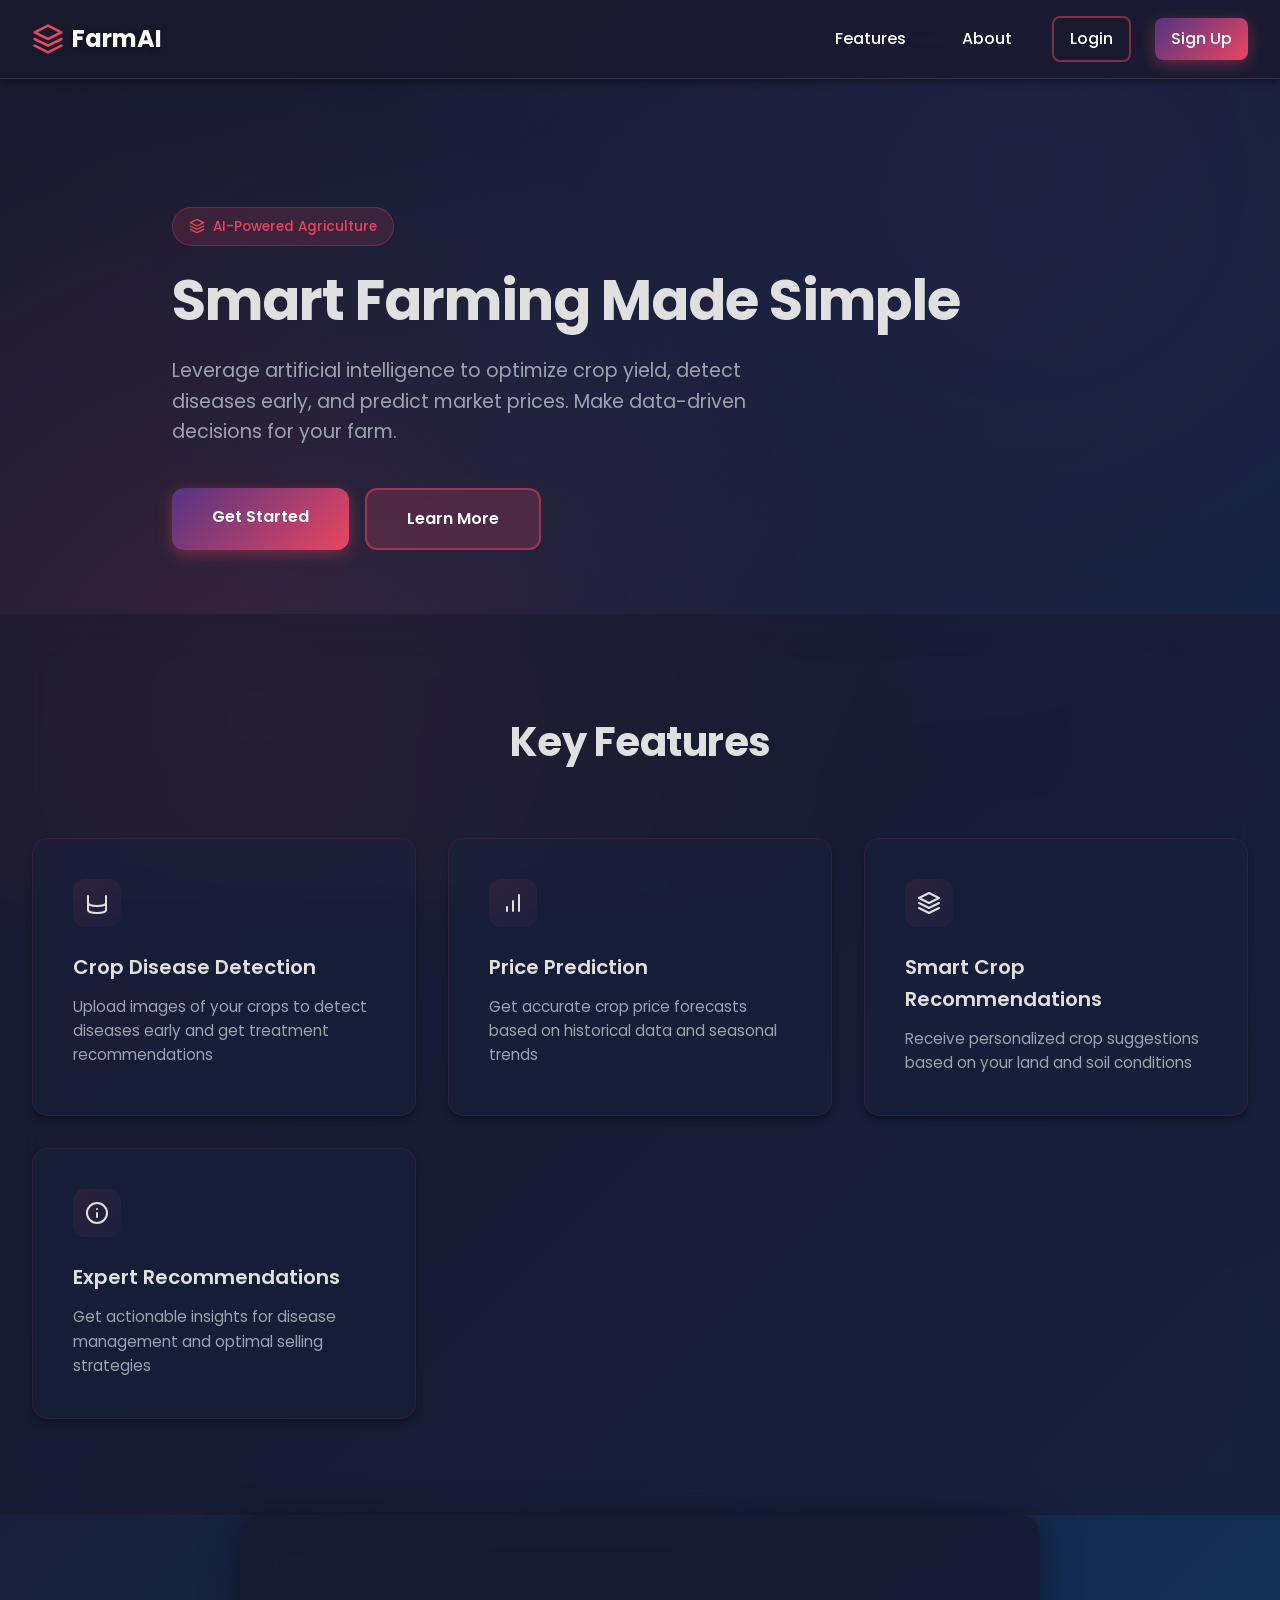
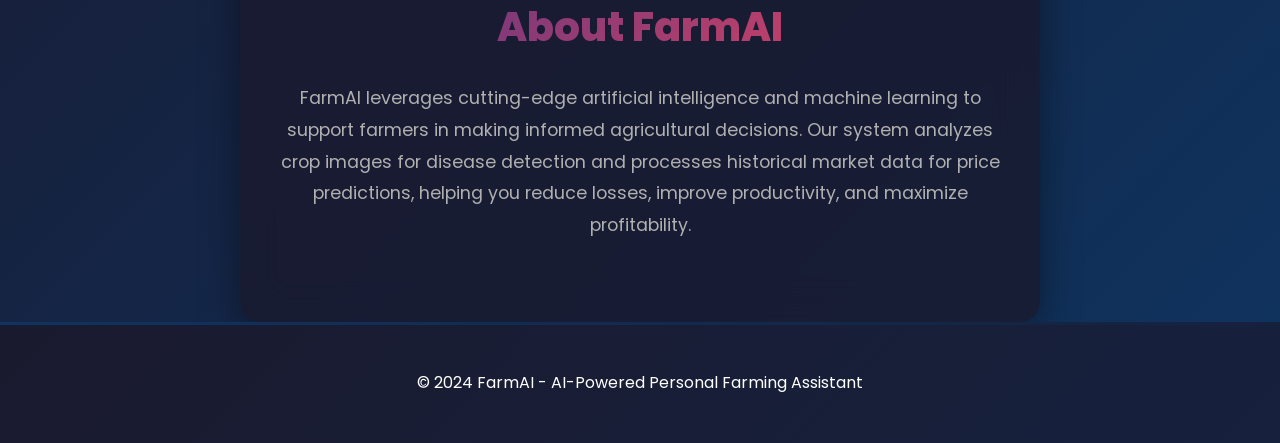
<file: frontend/index.html>
<!DOCTYPE html>
<html lang="en">
<head>
    <meta charset="UTF-8">
    <meta name="viewport" content="width=device-width, initial-scale=1.0">
    <title>AI-Powered Personal Farming Assistant</title>
    <link rel="stylesheet" href="styles.css">
    <link href="https://fonts.googleapis.com/css2?family=Poppins:wght@300;400;500;600;700;800&display=swap" rel="stylesheet">
</head>
<body>
    <div class="landing-container">
        <nav class="navbar">
            <div class="logo">
                <svg class="logo-icon" width="32" height="32" viewBox="0 0 24 24" fill="none" stroke="currentColor" stroke-width="2" stroke-linecap="round" stroke-linejoin="round">
                    <path d="M12 2L2 7l10 5 10-5-10-5z"></path>
                    <path d="M2 17l10 5 10-5"></path>
                    <path d="M2 12l10 5 10-5"></path>
                </svg>
                <span class="logo-text">FarmAI</span>
            </div>
            <div class="nav-links">
                <a href="#features">Features</a>
                <a href="#about">About</a>
                <a href="login.html" class="btn-login">Login</a>
                <a href="signup.html" class="btn-signup">Sign Up</a>
            </div>
        </nav>

        <section class="hero">
            <div class="hero-content">
                <div class="hero-badge">
                    <svg width="16" height="16" viewBox="0 0 24 24" fill="none" stroke="currentColor" stroke-width="2" stroke-linecap="round" stroke-linejoin="round">
                        <path d="M12 2L2 7l10 5 10-5-10-5z"></path>
                        <path d="M2 17l10 5 10-5"></path>
                        <path d="M2 12l10 5 10-5"></path>
                    </svg>
                    <span>AI-Powered Agriculture</span>
                </div>
                <h1>Smart Farming Made Simple</h1>
                <p>Leverage artificial intelligence to optimize crop yield, detect diseases early, and predict market prices. Make data-driven decisions for your farm.</p>
                <div class="hero-buttons">
                    <a href="signup.html" class="btn-primary">Get Started</a>
                    <a href="#features" class="btn-secondary">Learn More</a>
                </div>
            </div>
        </section>

        <section id="features" class="features">
            <h2>Key Features</h2>
            <div class="features-grid">
                <div class="feature-card">
                    <div class="feature-icon">
                        <svg width="24" height="24" viewBox="0 0 24 24" fill="none" stroke="currentColor" stroke-width="2" stroke-linecap="round" stroke-linejoin="round">
                            <path d="M21 12c0 1.66-4 3-9 3s-9-1.34-9-3"></path>
                            <path d="M3 5v14c0 1.66 4 3 9 3s9-1.34 9-3V5"></path>
                        </svg>
                    </div>
                    <h3>Crop Disease Detection</h3>
                    <p>Upload images of your crops to detect diseases early and get treatment recommendations</p>
                </div>
                <div class="feature-card">
                    <div class="feature-icon">
                        <svg width="24" height="24" viewBox="0 0 24 24" fill="none" stroke="currentColor" stroke-width="2" stroke-linecap="round" stroke-linejoin="round">
                            <line x1="12" y1="20" x2="12" y2="10"></line>
                            <line x1="18" y1="20" x2="18" y2="4"></line>
                            <line x1="6" y1="20" x2="6" y2="16"></line>
                        </svg>
                    </div>
                    <h3>Price Prediction</h3>
                    <p>Get accurate crop price forecasts based on historical data and seasonal trends</p>
                </div>
                <div class="feature-card">
                    <div class="feature-icon">
                        <svg width="24" height="24" viewBox="0 0 24 24" fill="none" stroke="currentColor" stroke-width="2" stroke-linecap="round" stroke-linejoin="round">
                            <path d="M12 2L2 7l10 5 10-5-10-5z"></path>
                            <path d="M2 17l10 5 10-5"></path>
                            <path d="M2 12l10 5 10-5"></path>
                        </svg>
                    </div>
                    <h3>Smart Crop Recommendations</h3>
                    <p>Receive personalized crop suggestions based on your land and soil conditions</p>
                </div>
                <div class="feature-card">
                    <div class="feature-icon">
                        <svg width="24" height="24" viewBox="0 0 24 24" fill="none" stroke="currentColor" stroke-width="2" stroke-linecap="round" stroke-linejoin="round">
                            <circle cx="12" cy="12" r="10"></circle>
                            <line x1="12" y1="16" x2="12" y2="12"></line>
                            <line x1="12" y1="8" x2="12.01" y2="8"></line>
                        </svg>
                    </div>
                    <h3>Expert Recommendations</h3>
                    <p>Get actionable insights for disease management and optimal selling strategies</p>
                </div>
            </div>
        </section>

        <section id="about" class="about">
            <h2>About FarmAI</h2>
            <p>FarmAI leverages cutting-edge artificial intelligence and machine learning to support farmers in making informed agricultural decisions. Our system analyzes crop images for disease detection and processes historical market data for price predictions, helping you reduce losses, improve productivity, and maximize profitability.</p>
        </section>

        <footer class="footer">
            <p>&copy; 2024 FarmAI - AI-Powered Personal Farming Assistant</p>
        </footer>
    </div>

    <script src="script.js"></script>
</body>
</html>
</file>
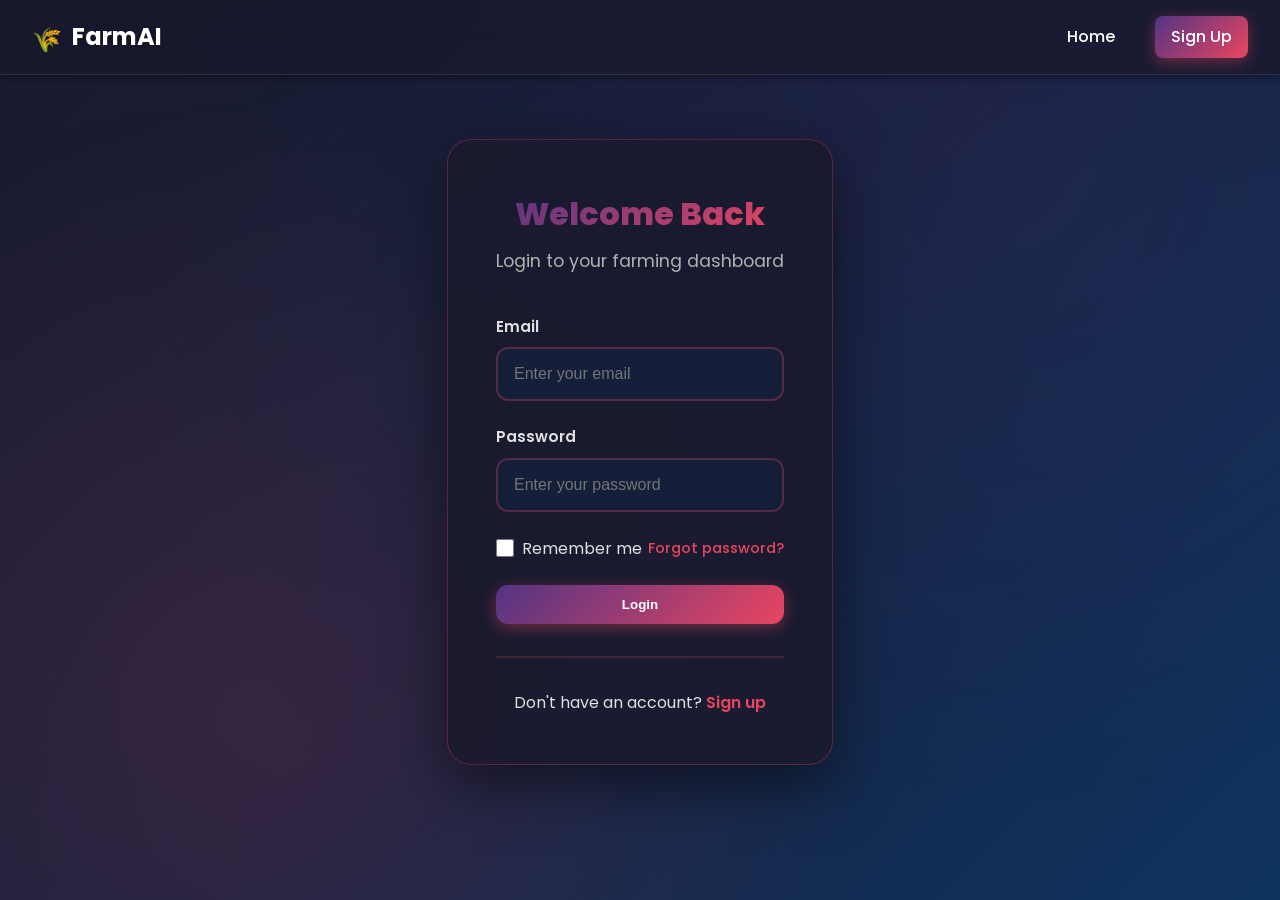
<file: frontend/calendar.html>
<!DOCTYPE html>
<html lang="en">
<head>
    <meta charset="UTF-8">
    <meta name="viewport" content="width=device-width, initial-scale=1.0">
    <title>Planting Schedule - FarmAI</title>
    <link rel="stylesheet" href="styles.css">
    <link href="https://fonts.googleapis.com/css2?family=Poppins:wght@300;400;500;600;700;800&display=swap" rel="stylesheet">
</head>
<body>
    <div class="form-container">
        <nav class="navbar">
            <div class="logo">
                <span class="logo-icon">🌾</span>
                <span class="logo-text">FarmAI</span>
            </div>
            <div class="nav-links">
                <a href="dashboard.html" class="btn-back">← Back to Dashboard</a>
            </div>
        </nav>

        <div class="form-card">
            <div class="form-header">
                <h2>Planting Schedule</h2>
                <p>Select when you want to plant your crop</p>
            </div>
            <form class="input-form" id="calendarForm">
                <div class="form-group">
                    <label for="plantingDate">Planting Date</label>
                    <input type="date" id="plantingDate" name="plantingDate" required>
                </div>
                <div class="form-group">
                    <label for="season">Season</label>
                    <select id="season" name="season" required>
                        <option value="">Select season</option>
                        <option value="kharif">Kharif (Monsoon - June to October)</option>
                        <option value="rabi">Rabi (Winter - October to March)</option>
                        <option value="zaid">Zaid (Summer - March to June)</option>
                    </select>
                </div>
                <div class="season-info">
                    <div class="season-card">
                        <h4>Kharif Season</h4>
                        <p>June - October</p>
                        <small>Crops: Rice, Maize, Cotton, Sugarcane</small>
                    </div>
                    <div class="season-card">
                        <h4>Rabi Season</h4>
                        <p>October - March</p>
                        <small>Crops: Wheat, Barley, Mustard, Potato</small>
                    </div>
                    <div class="season-card">
                        <h4>Zaid Season</h4>
                        <p>March - June</p>
                        <small>Crops: Cucumber, Watermelon, Vegetables</small>
                    </div>
                </div>
                <div class="form-actions">
                    <button type="button" class="btn-secondary" onclick="window.location.href='dashboard.html'">Cancel</button>
                    <button type="submit" class="btn-primary">Save & Continue</button>
                </div>
            </form>
        </div>
    </div>

    <script src="script.js"></script>
</body>
</html>
</file>
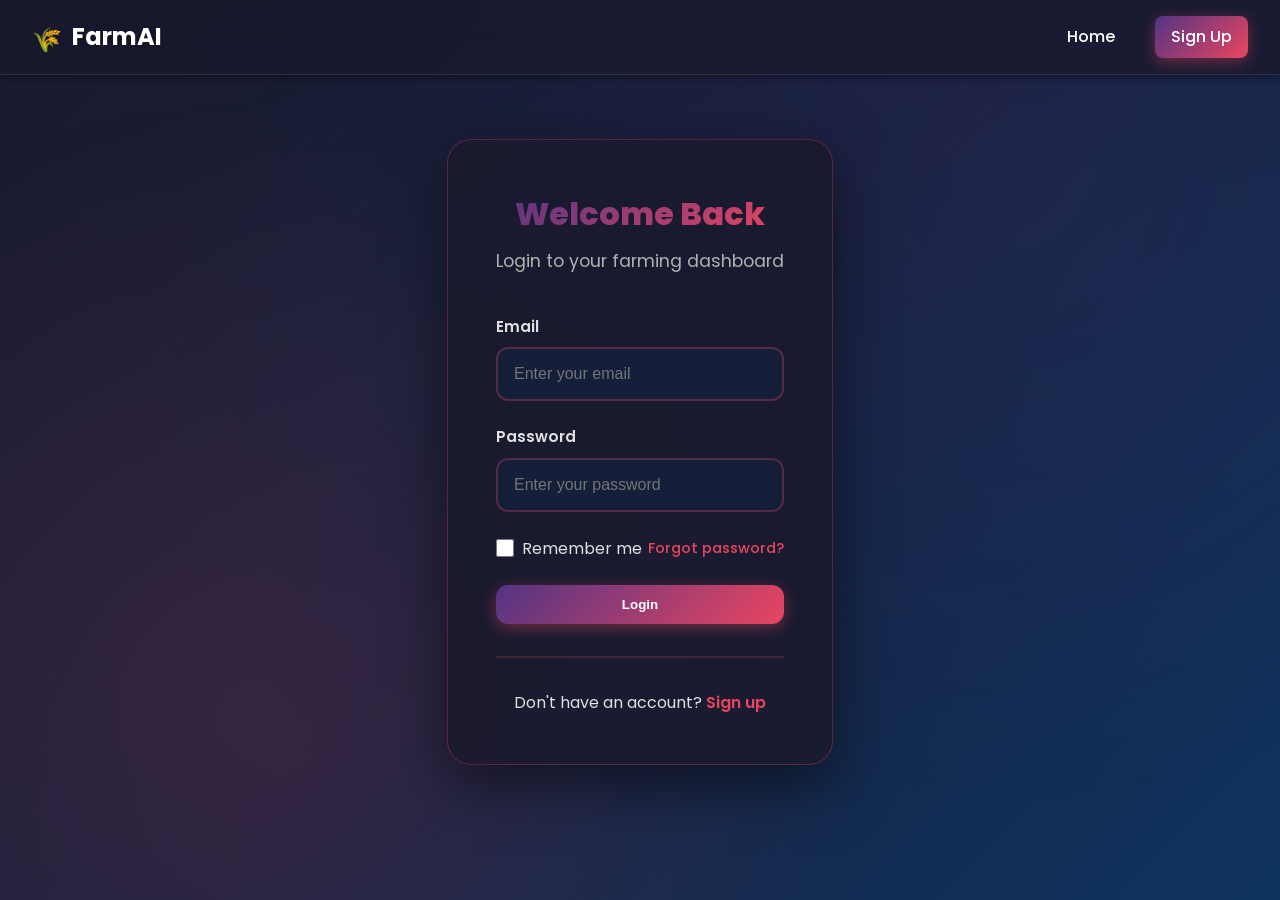
<file: frontend/confirmation.html>
<!DOCTYPE html>
<html lang="en">
<head>
    <meta charset="UTF-8">
    <meta name="viewport" content="width=device-width, initial-scale=1.0">
    <title>Confirm Inputs - FarmAI</title>
    <link rel="stylesheet" href="styles.css">
    <link href="https://fonts.googleapis.com/css2?family=Poppins:wght@300;400;500;600;700;800&display=swap" rel="stylesheet">
</head>
<body>
    <div class="form-container">
        <nav class="navbar">
            <div class="logo">
                <span class="logo-icon">🌾</span>
                <span class="logo-text">FarmAI</span>
            </div>
            <div class="nav-links">
                <a href="dashboard.html" class="btn-back">← Back to Dashboard</a>
            </div>
        </nav>

        <div class="form-card">
            <div class="form-header">
                <h2>Confirm Your Inputs</h2>
                <p>Please review all the information before getting crop recommendation</p>
            </div>

            <div class="confirmation-summary">
                <div class="summary-section">
                    <h3>Land Details</h3>
                    <div class="summary-item">
                        <span>Land Size:</span>
                        <span id="summaryLandSize">-</span>
                    </div>
                    <div class="summary-item">
                        <span>Location:</span>
                        <span id="summaryLocation">-</span>
                    </div>
                    <div class="summary-item">
                        <span>Soil Type:</span>
                        <span id="summarySoilType">-</span>
                    </div>
                    <div class="summary-item">
                        <span>Irrigation:</span>
                        <span id="summaryIrrigation">-</span>
                    </div>
                </div>

                <div class="summary-section">
                    <h3>Previous Crop</h3>
                    <div class="summary-item">
                        <span>Crop Type:</span>
                        <span id="summaryCropType">-</span>
                    </div>
                    <div class="summary-item">
                        <span>Yield:</span>
                        <span id="summaryYield">-</span>
                    </div>
                    <div class="summary-item">
                        <span>Season:</span>
                        <span id="summarySeason">-</span>
                    </div>
                </div>

                <div class="summary-section">
                    <h3>Soil Details</h3>
                    <div class="summary-item">
                        <span>Soil Moisture:</span>
                        <span id="summarySoilMoisture">-</span>
                    </div>
                    <div class="summary-item">
                        <span>pH Level:</span>
                        <span id="summaryPhLevel">-</span>
                    </div>
                    <div class="summary-item">
                        <span>Nitrogen:</span>
                        <span id="summaryNitrogen">-</span>
                    </div>
                    <div class="summary-item">
                        <span>Phosphorus:</span>
                        <span id="summaryPhosphorus">-</span>
                    </div>
                    <div class="summary-item">
                        <span>Potassium:</span>
                        <span id="summaryPotassium">-</span>
                    </div>
                </div>

                <div class="summary-section">
                    <h3>Planting Schedule</h3>
                    <div class="summary-item">
                        <span>Planting Date:</span>
                        <span id="summaryPlantingDate">-</span>
                    </div>
                    <div class="summary-item">
                        <span>Season:</span>
                        <span id="summaryPlantingSeason">-</span>
                    </div>
                </div>
            </div>

            <div class="form-actions">
                <button type="button" class="btn-secondary" onclick="window.location.href='dashboard.html'">Edit</button>
                <button type="button" id="recommendationBtn" class="btn-primary" onclick="requestCropRecommendation()">Get Crop Recommendation</button>
            </div>
        </div>
    </div>

    <script src="script.js"></script>
</body>
</html>
</file>
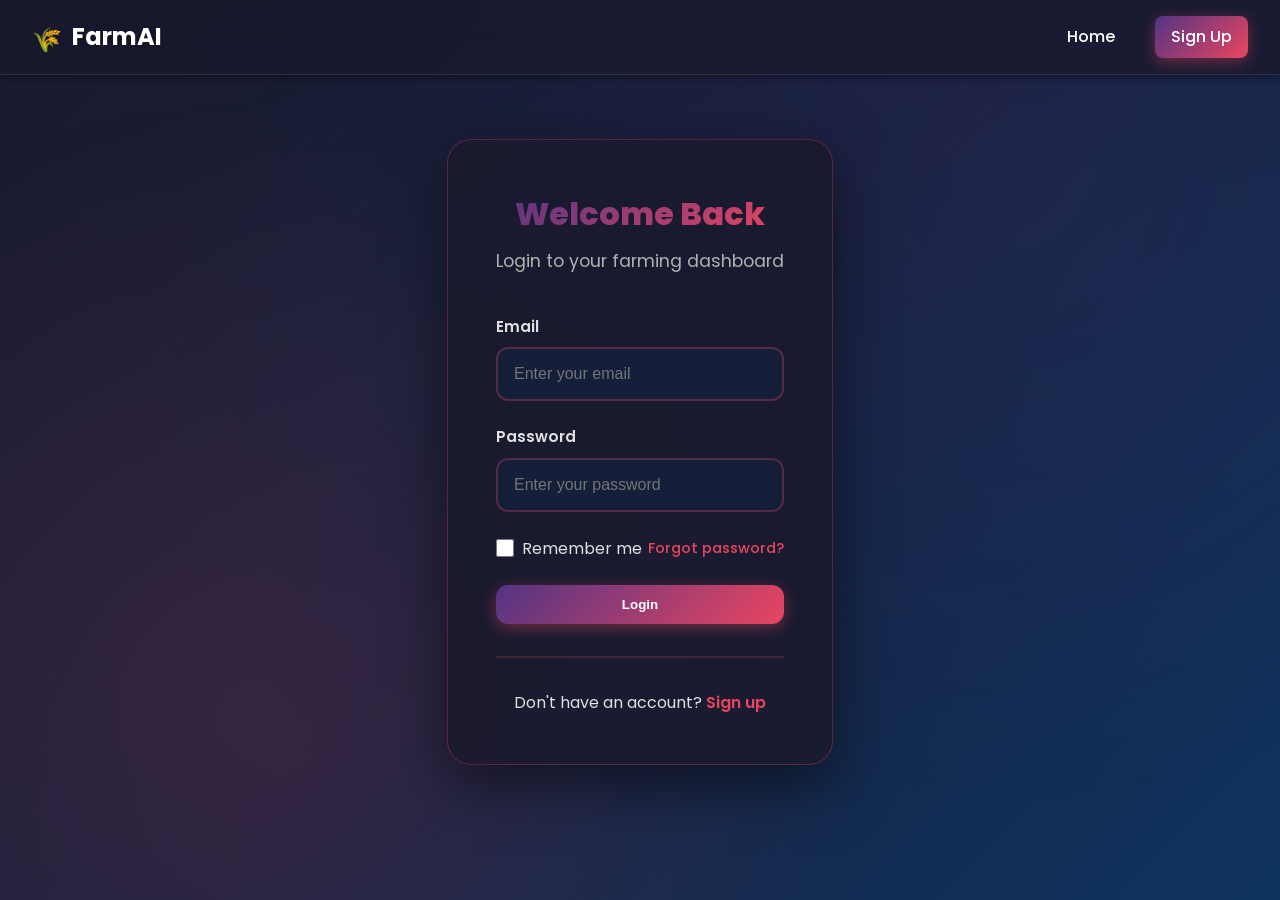
<file: frontend/crop-result.html>
<!DOCTYPE html>
<html lang="en">
<head>
    <meta charset="UTF-8">
    <meta name="viewport" content="width=device-width, initial-scale=1.0">
    <title>Crop Recommendation - FarmAI</title>
    <link rel="stylesheet" href="styles.css">
    <link href="https://fonts.googleapis.com/css2?family=Poppins:wght@300;400;500;600;700;800&display=swap" rel="stylesheet">
</head>
<body>
    <div class="result-container">
        <nav class="navbar">
            <div class="logo">
                <span class="logo-icon">🌾</span>
                <span class="logo-text">FarmAI</span>
            </div>
            <div class="nav-links">
                <a href="dashboard.html" class="btn-back">← Back to Dashboard</a>
            </div>
        </nav>

        <div class="result-card">
            <div class="result-header">
                <h2>🌱 Crop Recommendation</h2>
                <p>Based on your inputs, here's the best crop for you</p>
            </div>

            <div class="crop-recommendation">
                <div class="recommended-crop">
                    <div class="crop-icon-large">🌾</div>
                    <h3 id="recommendedCropName">Wheat</h3>
                    <p class="crop-confidence">Confidence: <span id="cropConfidence">92%</span></p>
                </div>

                <div class="crop-details">
                    <div class="detail-item">
                        <span class="detail-label">Expected Yield:</span>
                        <span class="detail-value" id="expectedYield">4.5 tons/acre</span>
                    </div>
                    <div class="detail-item">
                        <span class="detail-label">Growing Period:</span>
                        <span class="detail-value" id="growingPeriod">120-150 days</span>
                    </div>
                    <div class="detail-item">
                        <span class="detail-label">Best Planting Time:</span>
                        <span class="detail-value" id="bestPlantingTime">October - November</span>
                    </div>
                    <div class="detail-item">
                        <span class="detail-label">Water Requirement:</span>
                        <span class="detail-value" id="waterRequirement">Moderate</span>
                    </div>
                </div>

                <div class="recommendation-reason">
                    <h4>Why this crop?</h4>
                    <p id="recommendationReason">Based on your soil pH of 6.5, moderate moisture levels, and the Rabi season, wheat is the most suitable crop for your land. It has good market demand and fits well with your irrigation system.</p>
                </div>

                <div class="alternative-crops">
                    <h4>Alternative Options</h4>
                    <div class="alternative-list">
                        <div class="alternative-item">
                            <span class="alt-crop">Barley</span>
                            <span class="alt-confidence">85%</span>
                        </div>
                        <div class="alternative-item">
                            <span class="alt-crop">Mustard</span>
                            <span class="alt-confidence">78%</span>
                        </div>
                        <div class="alternative-item">
                            <span class="alt-crop">Chickpea</span>
                            <span class="alt-confidence">72%</span>
                        </div>
                    </div>
                </div>
            </div>

            <div class="result-actions">
                <button type="button" class="btn-secondary" onclick="window.location.href='dashboard.html'">Back to Dashboard</button>
                <button type="button" class="btn-primary" onclick="window.location.href='disease-detection.html'">Monitor Crop Health</button>
            </div>
        </div>
    </div>

    <script src="script.js"></script>
</body>
</html>
</file>
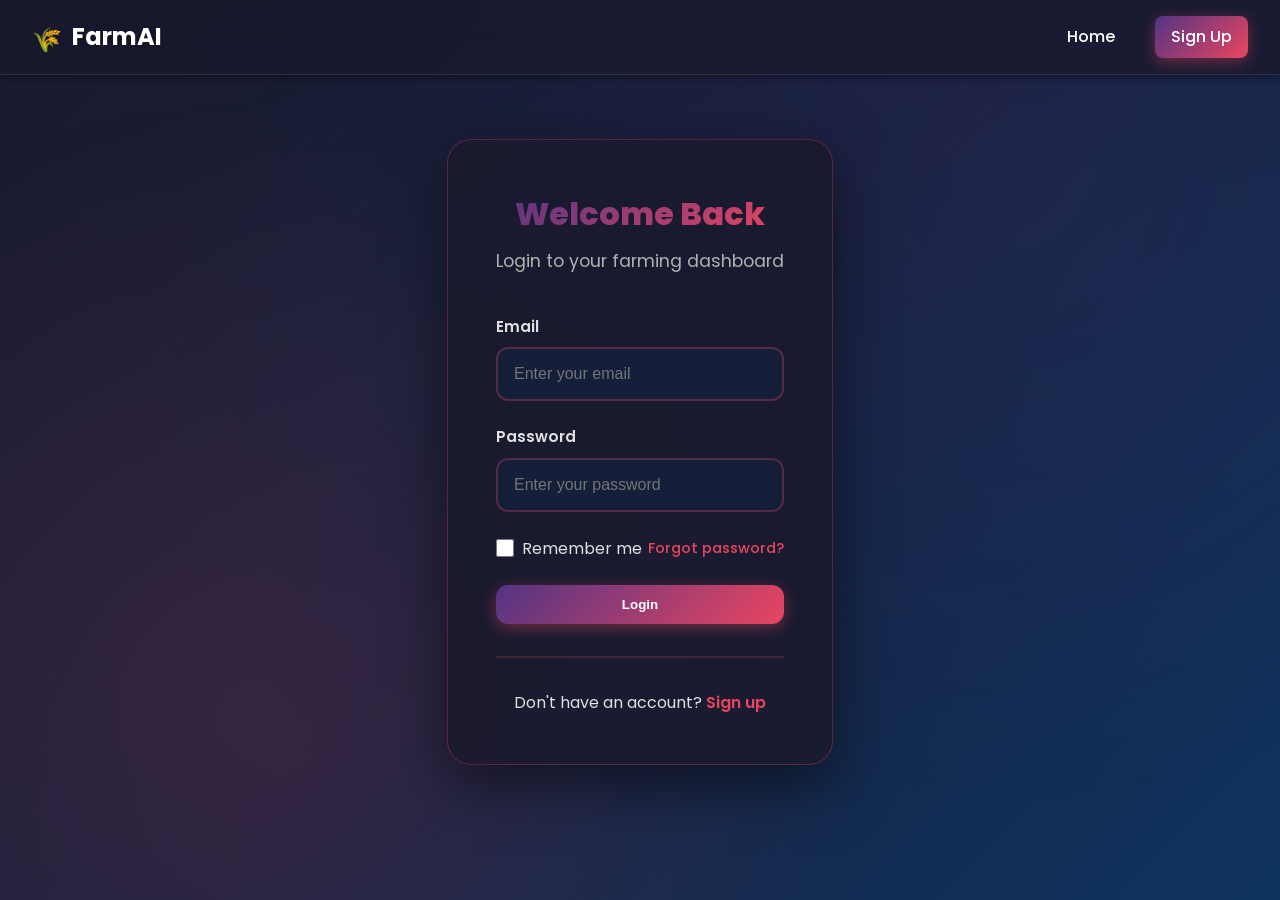
<file: frontend/dashboard.html>
<!DOCTYPE html>
<html lang="en">
<head>
    <meta charset="UTF-8">
    <meta name="viewport" content="width=device-width, initial-scale=1.0">
    <title>Dashboard - FarmAI</title>
    <link rel="stylesheet" href="styles.css">
    <link href="https://fonts.googleapis.com/css2?family=Poppins:wght@300;400;500;600;700;800&display=swap" rel="stylesheet">
</head>
<body>
    <div class="dashboard-container">
        <nav class="navbar">
            <div class="logo">
                <span class="logo-icon">🌾</span>
                <span class="logo-text">FarmAI</span>
            </div>
            <div class="nav-links">
                <span class="user-name">Welcome, Farmer</span>
                <a href="index.html" class="btn-logout">Logout</a>
            </div>
        </nav>

        <div class="dashboard-content">
            <div class="dashboard-header">
                <h1>Your Farming Dashboard</h1>
                <p>Manage your crops and get AI-powered recommendations</p>
            </div>

            <div class="dashboard-grid">
                <div class="dashboard-card" onclick="window.location.href='land-details.html'">
                    <div class="card-icon">🏞️</div>
                    <h3>Land Details</h3>
                    <p>Enter your land size and location</p>
                    <div class="card-arrow">→</div>
                </div>

                <div class="dashboard-card" onclick="window.location.href='previous-crop.html'">
                    <div class="card-icon">🌾</div>
                    <h3>Previous Crop</h3>
                    <p>What did you plant last season?</p>
                    <div class="card-arrow">→</div>
                </div>

                <div class="dashboard-card" onclick="window.location.href='soil-details.html'">
                    <div class="card-icon">🌍</div>
                    <h3>Soil Details</h3>
                    <p>Soil moisture, pH level, and nutrients</p>
                    <div class="card-arrow">→</div>
                </div>

                <div class="dashboard-card" onclick="window.location.href='calendar.html'">
                    <div class="card-icon">📅</div>
                    <h3>Planting Schedule</h3>
                    <p>Select your planting date</p>
                    <div class="card-arrow">→</div>
                </div>

                <div class="dashboard-card" onclick="window.location.href='disease-detection.html'">
                    <div class="card-icon">🔍</div>
                    <h3>Disease Detection</h3>
                    <p>Scan your crops for diseases</p>
                    <div class="card-arrow">→</div>
                </div>

                <div class="dashboard-card" onclick="window.location.href='price-prediction.html'">
                    <div class="card-icon">📈</div>
                    <h3>Price Prediction</h3>
                    <p>Get crop price forecasts</p>
                    <div class="card-arrow">→</div>
                </div>
            </div>

            <div class="quick-actions">
                <button class="btn-primary" onclick="window.location.href='confirmation.html'">Get Crop Recommendation</button>
            </div>
        </div>
    </div>

    <script src="script.js"></script>
</body>
</html>
</file>
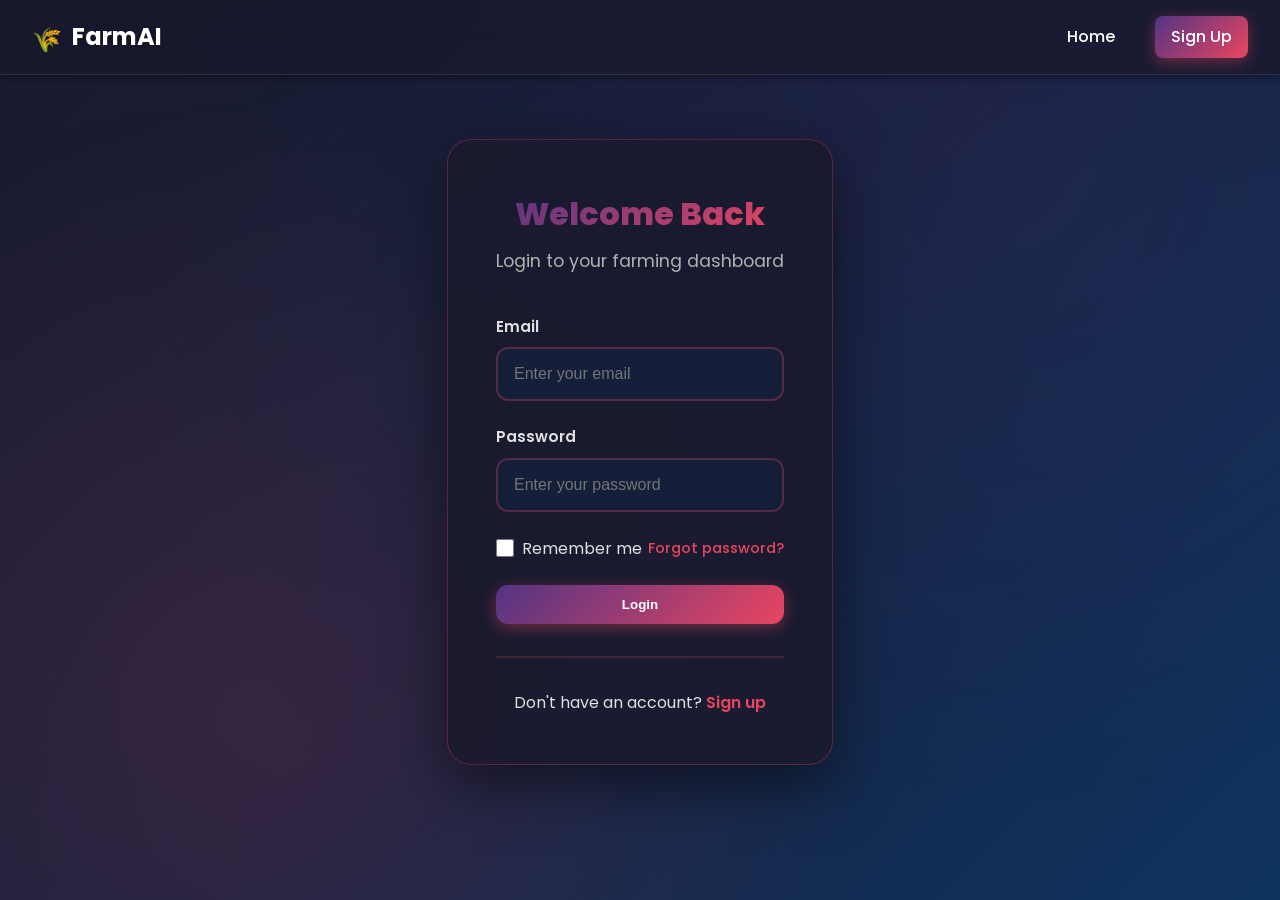
<file: frontend/disease-detection.html>
<!DOCTYPE html>
<html lang="en">
<head>
    <meta charset="UTF-8">
    <meta name="viewport" content="width=device-width, initial-scale=1.0">
    <title>Disease Detection - FarmAI</title>
    <link rel="stylesheet" href="styles.css">
    <link href="https://fonts.googleapis.com/css2?family=Poppins:wght@300;400;500;600;700;800&display=swap" rel="stylesheet">
</head>
<body>
    <div class="form-container">
        <nav class="navbar">
            <div class="logo">
                <span class="logo-icon">🌾</span>
                <span class="logo-text">FarmAI</span>
            </div>
            <div class="nav-links">
                <a href="dashboard.html" class="btn-back">← Back to Dashboard</a>
            </div>
        </nav>

        <div class="form-card">
            <div class="form-header">
                <h2>Crop Disease Detection</h2>
                <p>Upload an image of your crop leaf to detect diseases</p>
            </div>

            <div class="upload-section">
                <div class="upload-area" id="uploadArea">
                    <div class="upload-icon">📷</div>
                    <h3>Upload Leaf Image</h3>
                    <p>Drag and drop an image here or click to select</p>
                    <input type="file" id="imageInput" accept="image/*" hidden>
                    <button type="button" class="btn-primary" onclick="document.getElementById('imageInput').click()">Choose Image</button>
                </div>
                <div class="image-preview" id="imagePreview" style="display: none;">
                    <img id="previewImg" src="" alt="Preview">
                    <button type="button" class="btn-secondary" onclick="removeImage()">Remove</button>
                </div>
            </div>

            <div class="crop-selection">
                <div class="form-group">
                    <label for="cropSelect">Select Crop Type</label>
                    <select id="cropSelect" name="cropSelect" required>
                        <option value="">Select crop</option>
                        <option value="wheat">Wheat</option>
                        <option value="rice">Rice</option>
                        <option value="maize">Maize (Corn)</option>
                        <option value="cotton">Cotton</option>
                        <option value="potato">Potato</option>
                        <option value="tomato">Tomato</option>
                    </select>
                </div>
            </div>

            <div class="form-actions">
                <button type="button" class="btn-secondary" onclick="window.location.href='dashboard.html'">Cancel</button>
                <button type="button" class="btn-primary" id="analyzeBtn" onclick="analyzeImage()" disabled>Analyze Image</button>
            </div>
        </div>
    </div>

    <script src="script.js"></script>
</body>
</html>
</file>
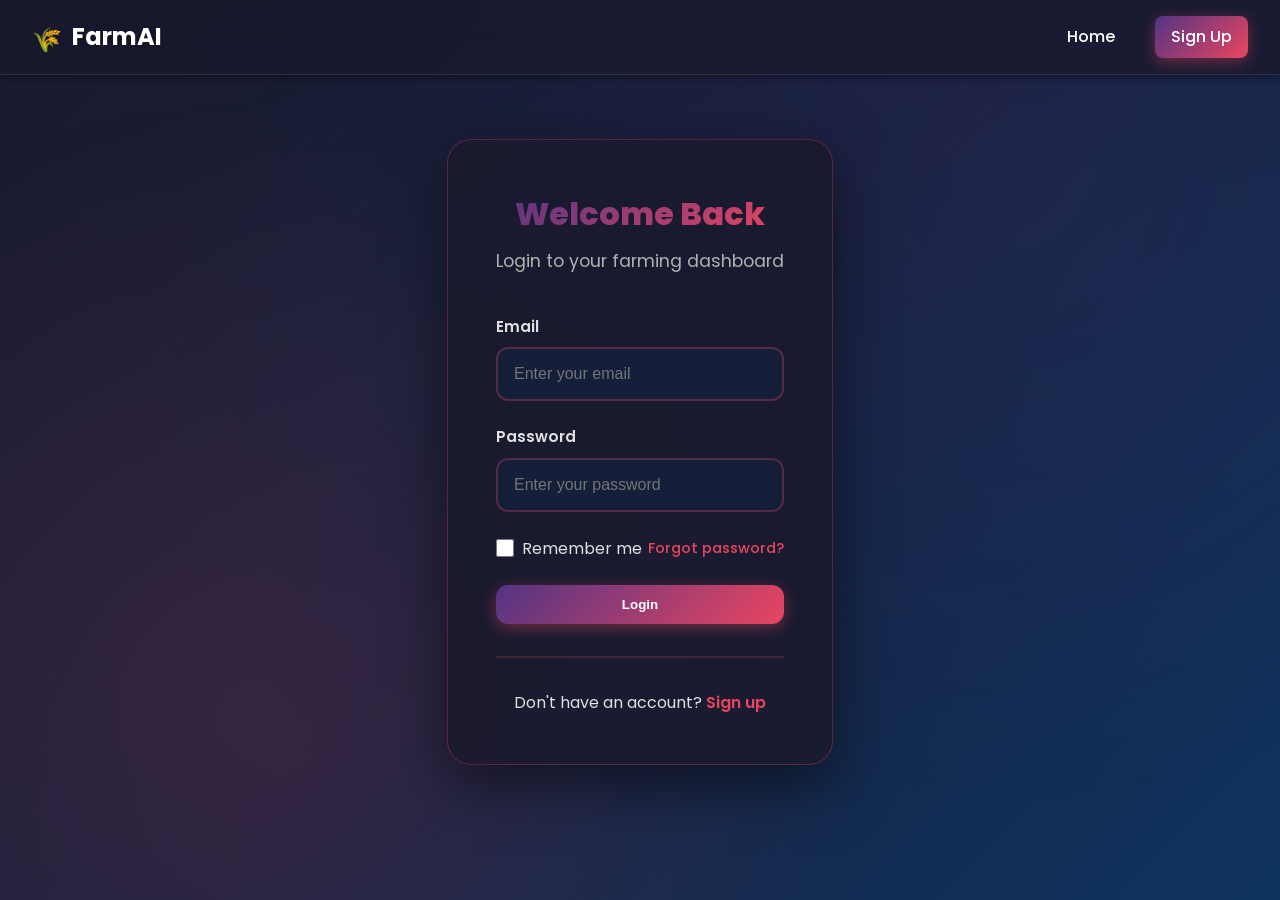
<file: frontend/disease-result.html>
<!DOCTYPE html>
<html lang="en">
<head>
    <meta charset="UTF-8">
    <meta name="viewport" content="width=device-width, initial-scale=1.0">
    <title>Disease Result - FarmAI</title>
    <link rel="stylesheet" href="styles.css">
    <link href="https://fonts.googleapis.com/css2?family=Poppins:wght@300;400;500;600;700;800&display=swap" rel="stylesheet">
</head>
<body>
    <div class="result-container">
        <nav class="navbar">
            <div class="logo">
                <span class="logo-icon">🌾</span>
                <span class="logo-text">FarmAI</span>
            </div>
            <div class="nav-links">
                <a href="dashboard.html" class="btn-back">← Back to Dashboard</a>
            </div>
        </nav>

        <div class="result-card">
            <div class="result-header">
                <h2>Disease Detection Result</h2>
                <p>Analysis of your crop leaf image</p>
            </div>

            <div class="disease-result">
                <div class="disease-status" id="diseaseStatus">
                    <div class="status-icon">⚠️</div>
                    <h3 id="diseaseName">Leaf Rust Detected</h3>
                    <p class="confidence">Confidence: <span id="diseaseConfidence">89%</span></p>
                </div>

                <div class="disease-description">
                    <h4>About this Disease</h4>
                    <p id="diseaseDescription">Leaf rust is a fungal disease that causes orange-brown pustules on leaf surfaces. It can significantly reduce crop yield if not treated early.</p>
                </div>

                <div class="disease-impact">
                    <h4>Impact on Crop</h4>
                    <ul id="diseaseImpact">
                        <li>Reduced photosynthesis capacity</li>
                        <li>Premature leaf death</li>
                        <li>Yield reduction up to 40%</li>
                        <li>Lower grain quality</li>
                    </ul>
                </div>

                <div class="treatment-recommendations">
                    <h4>Recommended Treatments</h4>
                    <div class="treatment-list">
                        <div class="treatment-item">
                            <div class="treatment-icon">💊</div>
                            <div class="treatment-details">
                                <h5>Fungicide Application</h5>
                                <p>Apply Propiconazole (1ml/liter) or Tebuconazole (1ml/liter) as foliar spray. Repeat after 15 days if necessary.</p>
                            </div>
                        </div>
                        <div class="treatment-item">
                            <div class="treatment-icon">🌱</div>
                            <div class="treatment-details">
                                <h5>Fertilizer Recommendation</h5>
                                <p>Apply Potassium (K) fertilizer to strengthen plant resistance. Use SOP (Sulphate of Potash) at 50kg/acre.</p>
                            </div>
                        </div>
                        <div class="treatment-item">
                            <div class="treatment-icon">💧</div>
                            <div class="treatment-details">
                                <h5>Water Management</h5>
                                <p>Avoid overhead irrigation. Use drip irrigation to keep foliage dry and prevent fungal spread.</p>
                            </div>
                        </div>
                    </div>
                </div>

                <div class="prevention-tips">
                    <h4>Prevention Tips</h4>
                    <ul id="preventionTips">
                        <li>Plant resistant varieties</li>
                        <li>Crop rotation with non-host crops</li>
                        <li>Remove infected plant debris</li>
                        <li>Maintain proper plant spacing</li>
                        <li>Monitor crops regularly</li>
                    </ul>
                </div>
            </div>

            <div class="result-actions">
                <button type="button" class="btn-secondary" onclick="window.location.href='disease-detection.html'">Analyze Another Image</button>
                <button type="button" class="btn-primary" onclick="window.location.href='dashboard.html'">Back to Dashboard</button>
            </div>
        </div>
    </div>

    <script src="script.js"></script>
</body>
</html>
</file>
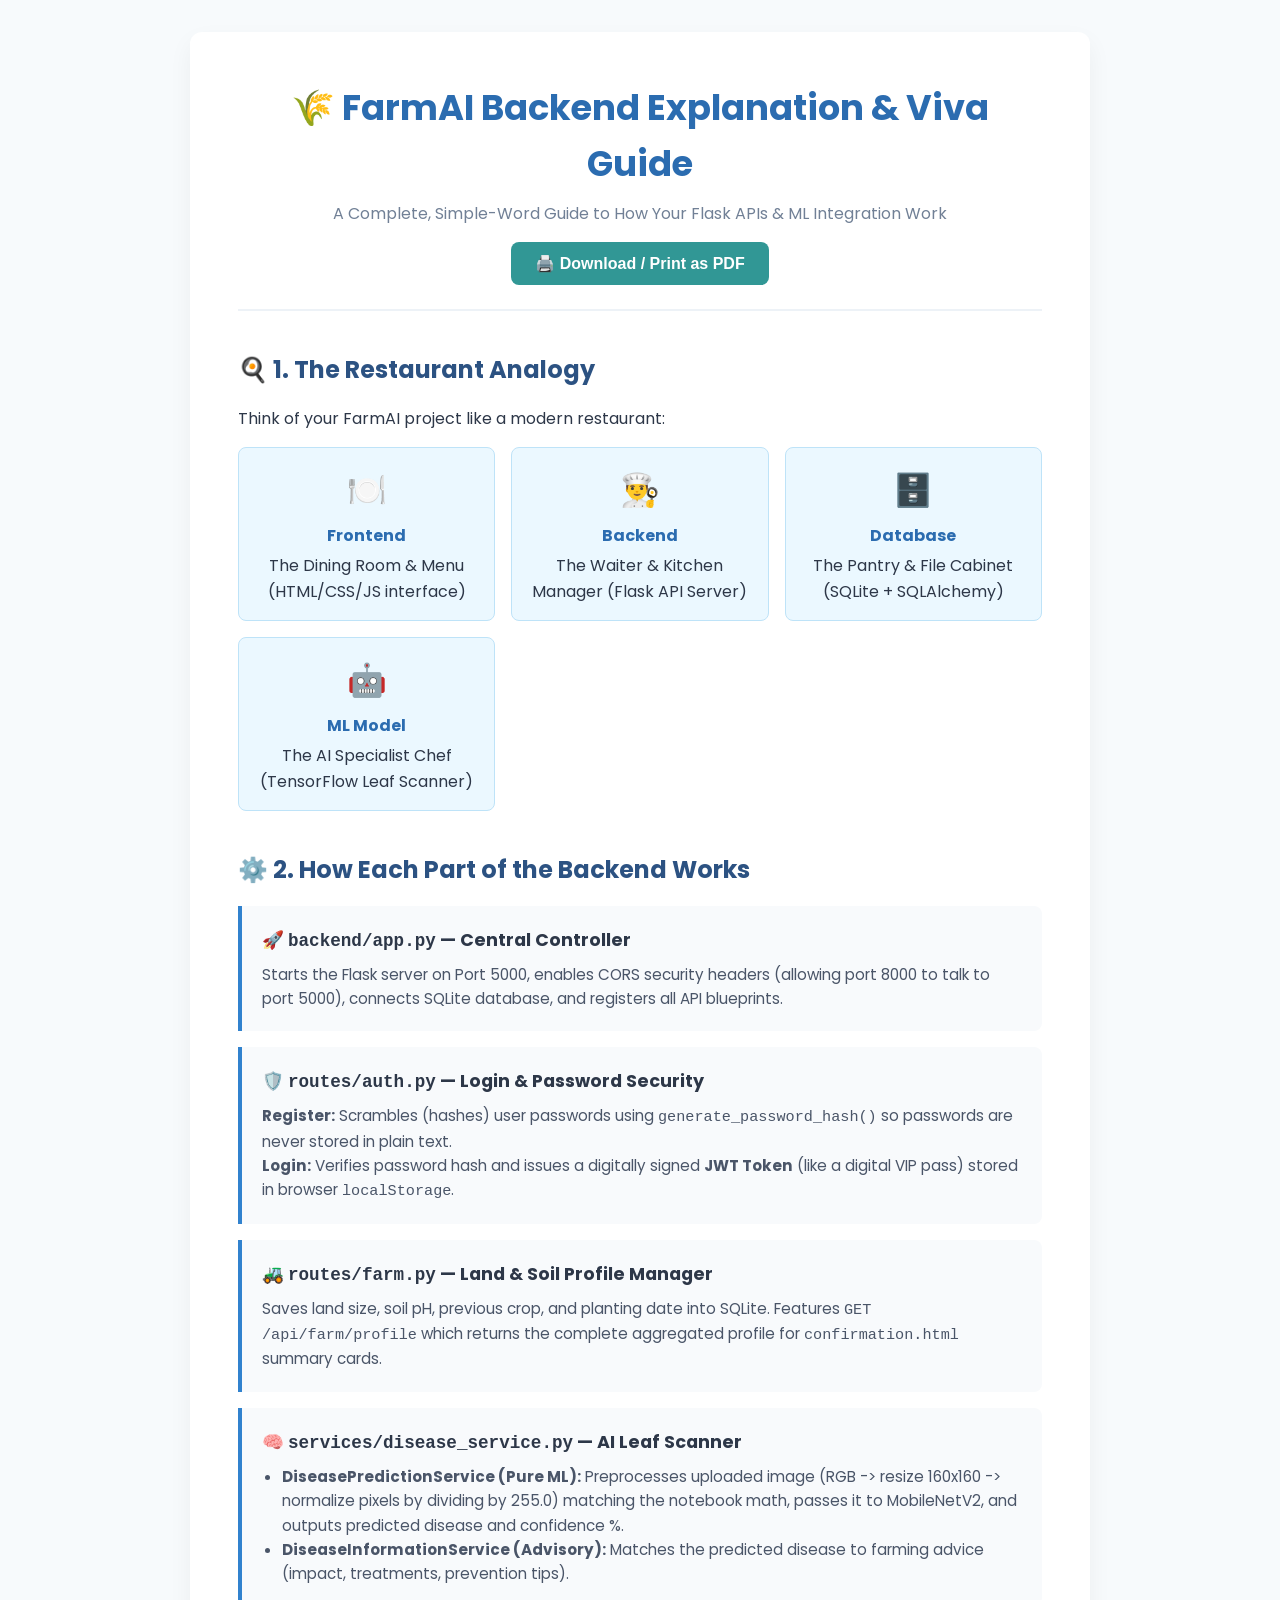
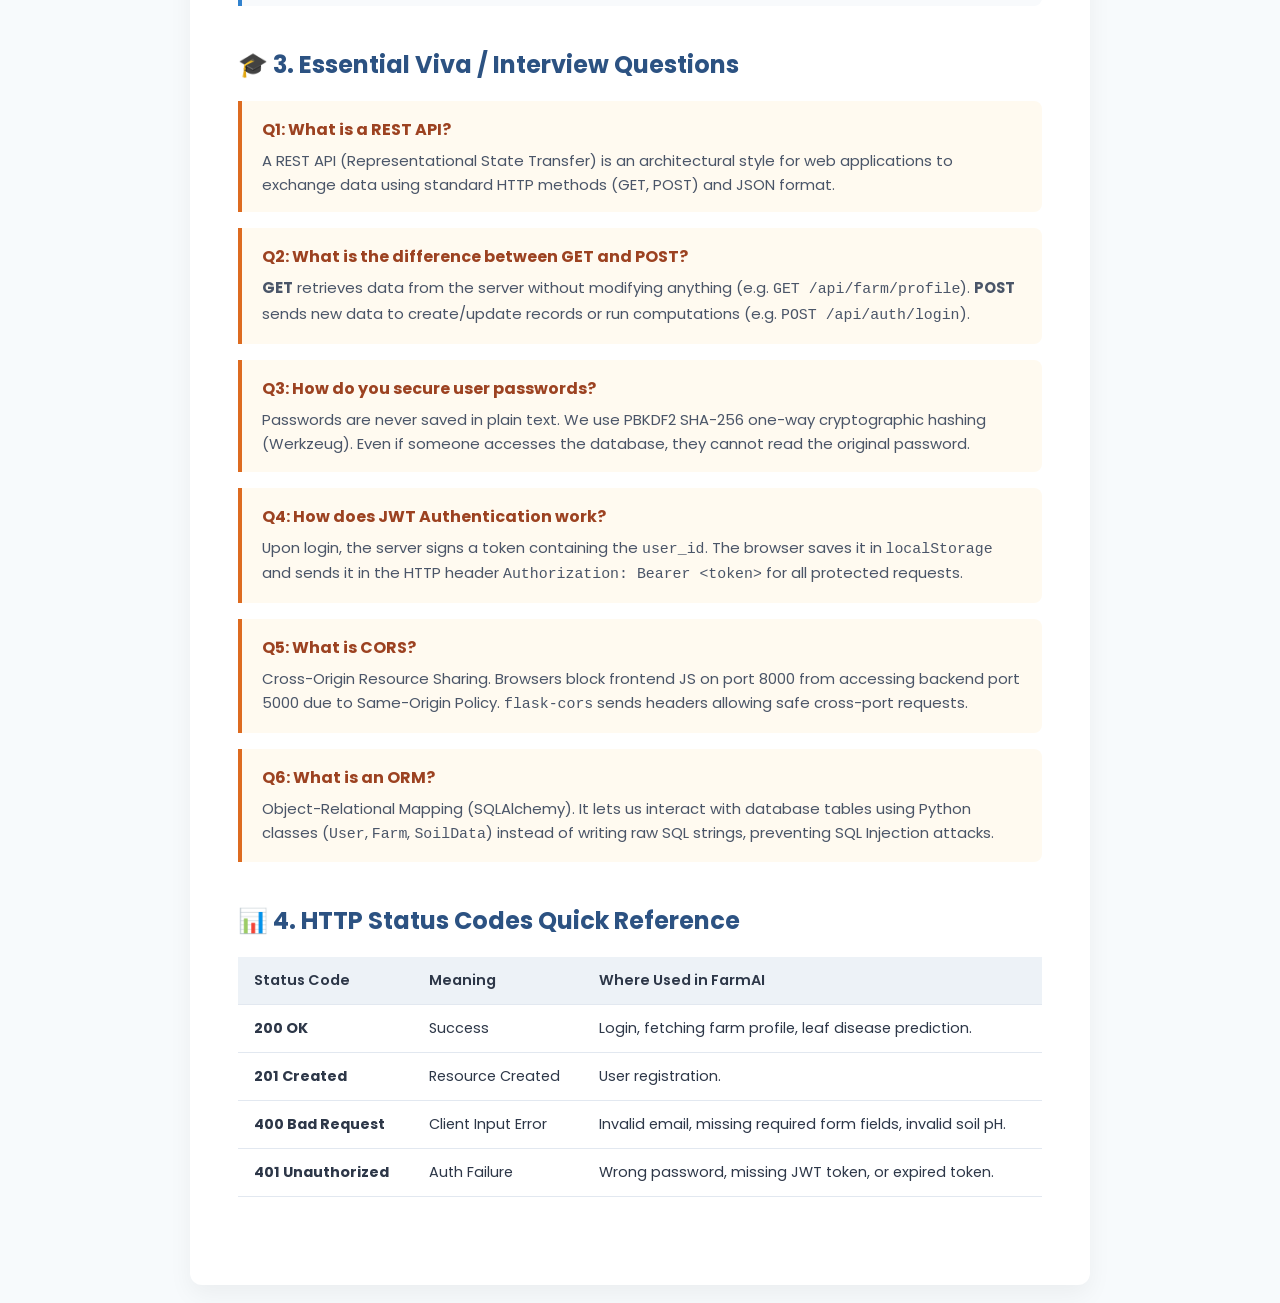
<file: frontend/FarmAI_Backend_Explanation.html>
<!DOCTYPE html>
<html lang="en">
<head>
    <meta charset="UTF-8">
    <meta name="viewport" content="width=device-width, initial-scale=1.0">
    <title>FarmAI Backend Explanation & Viva Guide</title>
    <link href="https://fonts.googleapis.com/css2?family=Poppins:wght@300;400;500;600;700&display=swap" rel="stylesheet">
    <style>
        * { box-sizing: border-box; margin: 0; padding: 0; }
        body { font-family: 'Poppins', sans-serif; line-height: 1.6; color: #2d3748; background: #f7fafc; padding: 2rem; }
        .container { max-width: 900px; margin: 0 auto; background: #ffffff; border-radius: 12px; padding: 3rem; box-shadow: 0 10px 25px rgba(0,0,0,0.05); }
        .header { text-align: center; margin-bottom: 2.5rem; padding-bottom: 1.5rem; border-bottom: 2px solid #edf2f7; }
        .header h1 { font-size: 2.2rem; color: #2b6cb0; margin-bottom: 0.5rem; }
        .header p { color: #718096; font-size: 1rem; }
        .print-btn { background: #319795; color: white; border: none; padding: 0.75rem 1.5rem; font-size: 1rem; font-weight: 600; border-radius: 8px; cursor: pointer; margin-top: 1rem; transition: background 0.3s; }
        .print-btn:hover { background: #2c7a7b; }
        
        .section { margin-bottom: 2.5rem; }
        .section h2 { font-size: 1.5rem; color: #2c5282; margin-bottom: 1rem; display: flex; align-items: center; gap: 0.5rem; }
        
        .card { background: #f8fafc; border-left: 4px solid #3182ce; padding: 1.25rem; border-radius: 0 8px 8px 0; margin-bottom: 1rem; }
        .card h3 { font-size: 1.1rem; color: #2d3748; margin-bottom: 0.5rem; }
        .card p, .card ul { color: #4a5568; font-size: 0.95rem; }
        .card ul { margin-left: 1.25rem; margin-top: 0.5rem; }

        .analogy-grid { display: grid; grid-template-columns: repeat(auto-fit, minmax(200px, 1fr)); gap: 1rem; margin-top: 1rem; }
        .analogy-item { background: #ebf8ff; border: 1px solid #bee3f8; padding: 1rem; border-radius: 8px; text-align: center; }
        .analogy-item div { font-size: 2rem; margin-bottom: 0.5rem; }
        .analogy-item h4 { color: #2b6cb0; margin-bottom: 0.25rem; }
        
        table { width: 100%; border-collapse: collapse; margin-top: 1rem; }
        th, td { padding: 0.75rem 1rem; text-align: left; border-bottom: 1px solid #e2e8f0; font-size: 0.9rem; }
        th { background: #edf2f7; color: #2d3748; font-weight: 600; }
        
        .q-card { background: #fffaf0; border-left: 4px solid #dd6b20; padding: 1rem 1.25rem; margin-bottom: 1rem; border-radius: 0 8px 8px 0; }
        .q-card h4 { color: #9c4221; margin-bottom: 0.4rem; }
        .q-card p { color: #4a5568; font-size: 0.93rem; }

        @media print {
            body { background: white; padding: 0; }
            .container { box-shadow: none; padding: 0; max-width: 100%; }
            .print-btn { display: none; }
            .card, .q-card { break-inside: avoid; }
        }
    </style>
</head>
<body>
    <div class="container">
        <div class="header">
            <h1>🌾 FarmAI Backend Explanation & Viva Guide</h1>
            <p>A Complete, Simple-Word Guide to How Your Flask APIs & ML Integration Work</p>
            <button class="print-btn" onclick="window.print()">🖨️ Download / Print as PDF</button>
        </div>

        <!-- Section 1: Analogy -->
        <div class="section">
            <h2>🍳 1. The Restaurant Analogy</h2>
            <p>Think of your FarmAI project like a modern restaurant:</p>
            <div class="analogy-grid">
                <div class="analogy-item">
                    <div>🍽️</div>
                    <h4>Frontend</h4>
                    <p>The Dining Room & Menu (HTML/CSS/JS interface)</p>
                </div>
                <div class="analogy-item">
                    <div>👨‍🍳</div>
                    <h4>Backend</h4>
                    <p>The Waiter & Kitchen Manager (Flask API Server)</p>
                </div>
                <div class="analogy-item">
                    <div>🗄️</div>
                    <h4>Database</h4>
                    <p>The Pantry & File Cabinet (SQLite + SQLAlchemy)</p>
                </div>
                <div class="analogy-item">
                    <div>🤖</div>
                    <h4>ML Model</h4>
                    <p>The AI Specialist Chef (TensorFlow Leaf Scanner)</p>
                </div>
            </div>
        </div>

        <!-- Section 2: Code Structure -->
        <div class="section">
            <h2>⚙️ 2. How Each Part of the Backend Works</h2>
            
            <div class="card">
                <h3>🚀 <code>backend/app.py</code> — Central Controller</h3>
                <p>Starts the Flask server on Port 5000, enables CORS security headers (allowing port 8000 to talk to port 5000), connects SQLite database, and registers all API blueprints.</p>
            </div>

            <div class="card">
                <h3>🛡️ <code>routes/auth.py</code> — Login & Password Security</h3>
                <p><strong>Register:</strong> Scrambles (hashes) user passwords using <code>generate_password_hash()</code> so passwords are never stored in plain text.<br>
                <strong>Login:</strong> Verifies password hash and issues a digitally signed <strong>JWT Token</strong> (like a digital VIP pass) stored in browser <code>localStorage</code>.</p>
            </div>

            <div class="card">
                <h3>🚜 <code>routes/farm.py</code> — Land & Soil Profile Manager</h3>
                <p>Saves land size, soil pH, previous crop, and planting date into SQLite. Features <code>GET /api/farm/profile</code> which returns the complete aggregated profile for <code>confirmation.html</code> summary cards.</p>
            </div>

            <div class="card">
                <h3>🧠 <code>services/disease_service.py</code> — AI Leaf Scanner</h3>
                <ul>
                    <li><strong>DiseasePredictionService (Pure ML):</strong> Preprocesses uploaded image (RGB -> resize 160x160 -> normalize pixels by dividing by 255.0) matching the notebook math, passes it to MobileNetV2, and outputs predicted disease and confidence %.</li>
                    <li><strong>DiseaseInformationService (Advisory):</strong> Matches the predicted disease to farming advice (impact, treatments, prevention tips).</li>
                </ul>
            </div>
        </div>

        <!-- Section 3: Viva Questions -->
        <div class="section">
            <h2>🎓 3. Essential Viva / Interview Questions</h2>

            <div class="q-card">
                <h4>Q1: What is a REST API?</h4>
                <p>A REST API (Representational State Transfer) is an architectural style for web applications to exchange data using standard HTTP methods (GET, POST) and JSON format.</p>
            </div>

            <div class="q-card">
                <h4>Q2: What is the difference between GET and POST?</h4>
                <p><strong>GET</strong> retrieves data from the server without modifying anything (e.g. <code>GET /api/farm/profile</code>). <strong>POST</strong> sends new data to create/update records or run computations (e.g. <code>POST /api/auth/login</code>).</p>
            </div>

            <div class="q-card">
                <h4>Q3: How do you secure user passwords?</h4>
                <p>Passwords are never saved in plain text. We use PBKDF2 SHA-256 one-way cryptographic hashing (Werkzeug). Even if someone accesses the database, they cannot read the original password.</p>
            </div>

            <div class="q-card">
                <h4>Q4: How does JWT Authentication work?</h4>
                <p>Upon login, the server signs a token containing the <code>user_id</code>. The browser saves it in <code>localStorage</code> and sends it in the HTTP header <code>Authorization: Bearer &lt;token&gt;</code> for all protected requests.</p>
            </div>

            <div class="q-card">
                <h4>Q5: What is CORS?</h4>
                <p>Cross-Origin Resource Sharing. Browsers block frontend JS on port 8000 from accessing backend port 5000 due to Same-Origin Policy. <code>flask-cors</code> sends headers allowing safe cross-port requests.</p>
            </div>

            <div class="q-card">
                <h4>Q6: What is an ORM?</h4>
                <p>Object-Relational Mapping (SQLAlchemy). It lets us interact with database tables using Python classes (<code>User</code>, <code>Farm</code>, <code>SoilData</code>) instead of writing raw SQL strings, preventing SQL Injection attacks.</p>
            </div>
        </div>

        <!-- Section 4: Table -->
        <div class="section">
            <h2>📊 4. HTTP Status Codes Quick Reference</h2>
            <table>
                <thead>
                    <tr>
                        <th>Status Code</th>
                        <th>Meaning</th>
                        <th>Where Used in FarmAI</th>
                    </tr>
                </thead>
                <tbody>
                    <tr>
                        <td><strong>200 OK</strong></td>
                        <td>Success</td>
                        <td>Login, fetching farm profile, leaf disease prediction.</td>
                    </tr>
                    <tr>
                        <td><strong>201 Created</strong></td>
                        <td>Resource Created</td>
                        <td>User registration.</td>
                    </tr>
                    <tr>
                        <td><strong>400 Bad Request</strong></td>
                        <td>Client Input Error</td>
                        <td>Invalid email, missing required form fields, invalid soil pH.</td>
                    </tr>
                    <tr>
                        <td><strong>401 Unauthorized</strong></td>
                        <td>Auth Failure</td>
                        <td>Wrong password, missing JWT token, or expired token.</td>
                    </tr>
                </tbody>
            </table>
        </div>
    </div>
</body>
</html>
</file>
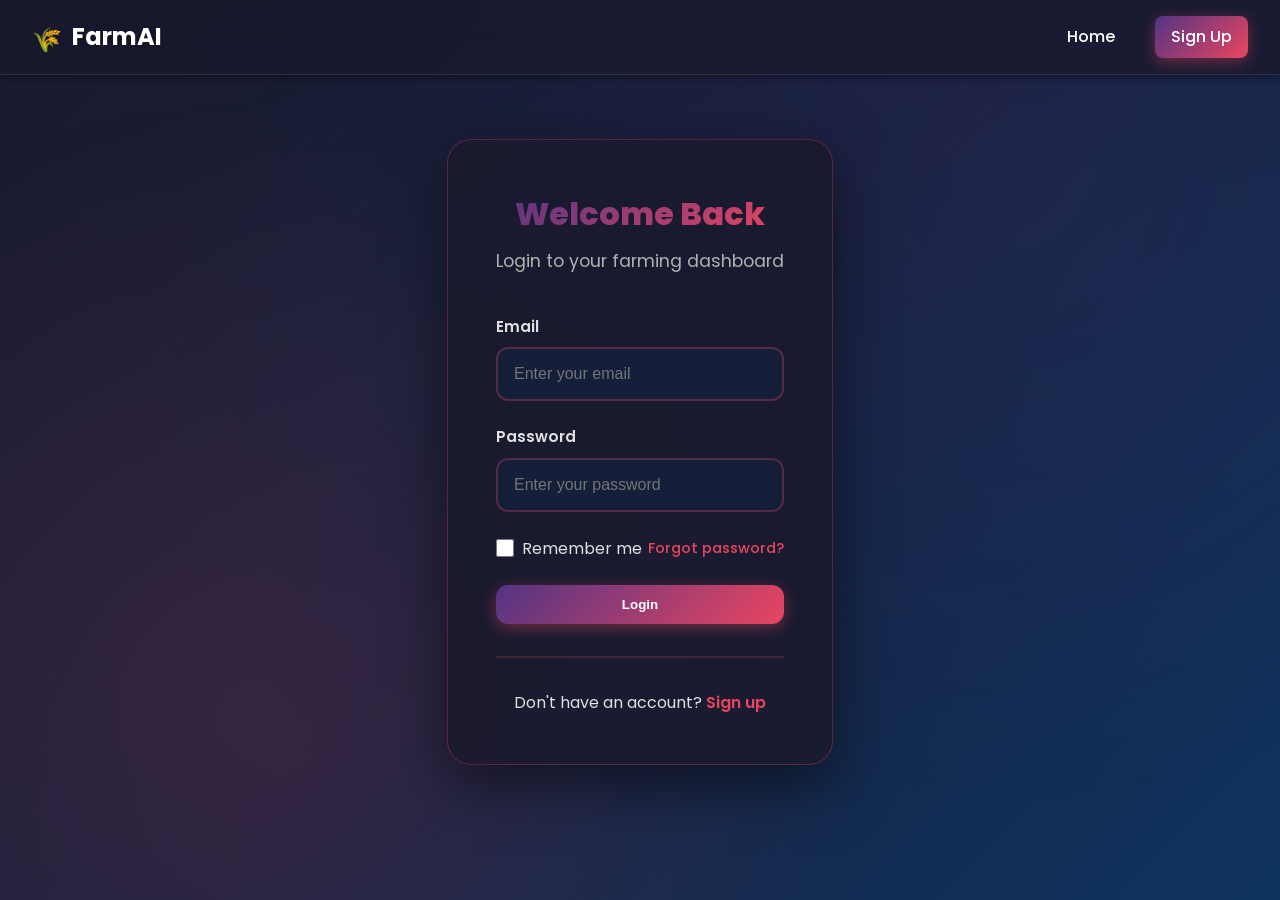
<file: frontend/land-details.html>
<!DOCTYPE html>
<html lang="en">
<head>
    <meta charset="UTF-8">
    <meta name="viewport" content="width=device-width, initial-scale=1.0">
    <title>Land Details - FarmAI</title>
    <link rel="stylesheet" href="styles.css">
    <link href="https://fonts.googleapis.com/css2?family=Poppins:wght@300;400;500;600;700;800&display=swap" rel="stylesheet">
</head>
<body>
    <div class="form-container">
        <nav class="navbar">
            <div class="logo">
                <span class="logo-icon">🌾</span>
                <span class="logo-text">FarmAI</span>
            </div>
            <div class="nav-links">
                <a href="dashboard.html" class="btn-back">← Back to Dashboard</a>
            </div>
        </nav>

        <div class="form-card">
            <div class="form-header">
                <h2>Land Details</h2>
                <p>Enter information about your agricultural land</p>
            </div>
            <form class="input-form" id="landForm">
                <div class="form-group">
                    <label for="landSize">Land Size (in acres)</label>
                    <input type="number" id="landSize" name="landSize" step="0.1" min="0" required placeholder="Enter land size">
                </div>
                <div class="form-group">
                    <label for="location">Location</label>
                    <input type="text" id="location" name="location" required placeholder="Enter your location">
                </div>
                <div class="form-group">
                    <label for="soilType">Soil Type</label>
                    <select id="soilType" name="soilType" required>
                        <option value="">Select soil type</option>
                        <option value="clay">Clay</option>
                        <option value="sandy">Sandy</option>
                        <option value="loamy">Loamy</option>
                        <option value="silt">Silt</option>
                        <option value="peat">Peat</option>
                        <option value="chalky">Chalky</option>
                    </select>
                </div>
                <div class="form-group">
                    <label for="irrigation">Irrigation Type</label>
                    <select id="irrigation" name="irrigation" required>
                        <option value="">Select irrigation type</option>
                        <option value="rainfed">Rainfed</option>
                        <option value="drip">Drip Irrigation</option>
                        <option value="sprinkler">Sprinkler</option>
                        <option value="flood">Flood Irrigation</option>
                        <option value="none">No Irrigation</option>
                    </select>
                </div>
                <div class="form-actions">
                    <button type="button" class="btn-secondary" onclick="window.location.href='dashboard.html'">Cancel</button>
                    <button type="submit" class="btn-primary">Save & Continue</button>
                </div>
            </form>
        </div>
    </div>

    <script src="script.js"></script>
</body>
</html>
</file>
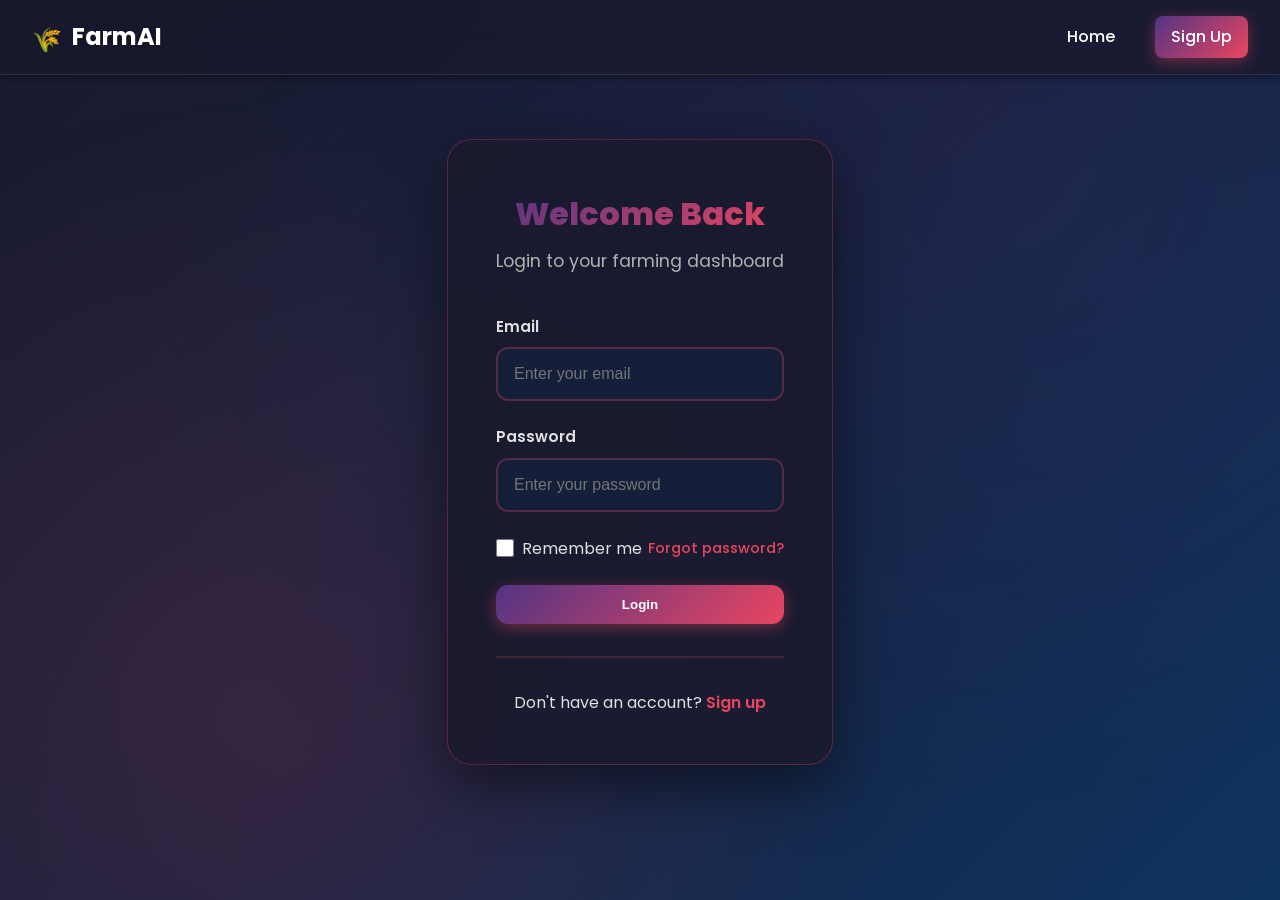
<file: frontend/login.html>
<!DOCTYPE html>
<html lang="en">
<head>
    <meta charset="UTF-8">
    <meta name="viewport" content="width=device-width, initial-scale=1.0">
    <title>Login - FarmAI</title>
    <link rel="stylesheet" href="styles.css">
    <link href="https://fonts.googleapis.com/css2?family=Poppins:wght@300;400;500;600;700;800&display=swap" rel="stylesheet">
</head>
<body>
    <div class="auth-container">
        <nav class="navbar">
            <div class="logo">
                <span class="logo-icon">🌾</span>
                <span class="logo-text">FarmAI</span>
            </div>
            <div class="nav-links">
                <a href="index.html">Home</a>
                <a href="signup.html" class="btn-signup">Sign Up</a>
            </div>
        </nav>

        <div class="auth-card">
            <div class="auth-header">
                <h2>Welcome Back</h2>
                <p>Login to your farming dashboard</p>
            </div>
            <form class="auth-form" id="loginForm">
                <div class="form-group">
                    <label for="email">Email</label>
                    <input type="email" id="email" name="email" required placeholder="Enter your email">
                </div>
                <div class="form-group">
                    <label for="password">Password</label>
                    <input type="password" id="password" name="password" required placeholder="Enter your password">
                </div>
                <div class="form-options">
                    <label class="checkbox">
                        <input type="checkbox" name="remember">
                        <span>Remember me</span>
                    </label>
                    <a href="#" class="forgot-link">Forgot password?</a>
                </div>
                <button type="submit" class="btn-primary">Login</button>
            </form>
            <div class="auth-footer">
                <p>Don't have an account? <a href="signup.html">Sign up</a></p>
            </div>
        </div>
    </div>

    <script src="script.js"></script>
</body>
</html>
</file>
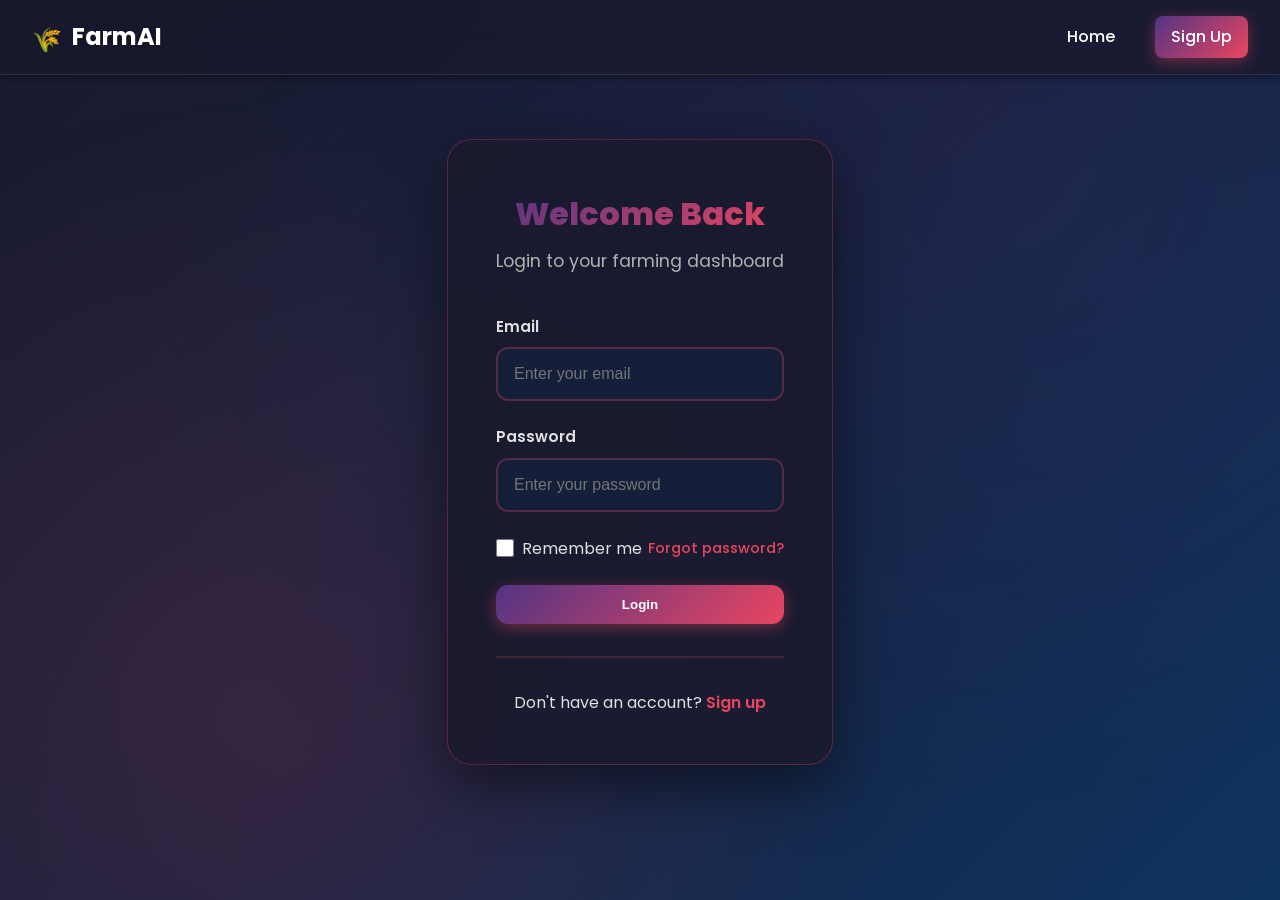
<file: frontend/previous-crop.html>
<!DOCTYPE html>
<html lang="en">
<head>
    <meta charset="UTF-8">
    <meta name="viewport" content="width=device-width, initial-scale=1.0">
    <title>Previous Crop - FarmAI</title>
    <link rel="stylesheet" href="styles.css">
    <link href="https://fonts.googleapis.com/css2?family=Poppins:wght@300;400;500;600;700;800&display=swap" rel="stylesheet">
</head>
<body>
    <div class="form-container">
        <nav class="navbar">
            <div class="logo">
                <span class="logo-icon">🌾</span>
                <span class="logo-text">FarmAI</span>
            </div>
            <div class="nav-links">
                <a href="dashboard.html" class="btn-back">← Back to Dashboard</a>
            </div>
        </nav>

        <div class="form-card">
            <div class="form-header">
                <h2>Previous Crop</h2>
                <p>What did you plant in your last season?</p>
            </div>
            <form class="input-form" id="previousCropForm">
                <div class="form-group">
                    <label for="cropType">Crop Type</label>
                    <select id="cropType" name="cropType" required>
                        <option value="">Select crop type</option>
                        <option value="wheat">Wheat</option>
                        <option value="rice">Rice</option>
                        <option value="maize">Maize (Corn)</option>
                        <option value="cotton">Cotton</option>
                        <option value="sugarcane">Sugarcane</option>
                        <option value="potato">Potato</option>
                        <option value="tomato">Tomato</option>
                        <option value="onion">Onion</option>
                        <option value="soybean">Soybean</option>
                        <option value="barley">Barley</option>
                        <option value="other">Other</option>
                    </select>
                </div>
                <div class="form-group">
                    <label for="yield">Yield (in tons)</label>
                    <input type="number" id="yield" name="yield" step="0.1" min="0" placeholder="Enter yield amount">
                </div>
                <div class="form-group">
                    <label for="season">Season</label>
                    <select id="season" name="season" required>
                        <option value="">Select season</option>
                        <option value="kharif">Kharif (Monsoon)</option>
                        <option value="rabi">Rabi (Winter)</option>
                        <option value="zaid">Zaid (Summer)</option>
                    </select>
                </div>
                <div class="form-group">
                    <label for="fertilizerUsed">Fertilizer Used</label>
                    <input type="text" id="fertilizerUsed" name="fertilizerUsed" placeholder="Enter fertilizer type (optional)">
                </div>
                <div class="form-actions">
                    <button type="button" class="btn-secondary" onclick="window.location.href='dashboard.html'">Cancel</button>
                    <button type="submit" class="btn-primary">Save & Continue</button>
                </div>
            </form>
        </div>
    </div>

    <script src="script.js"></script>
</body>
</html>
</file>
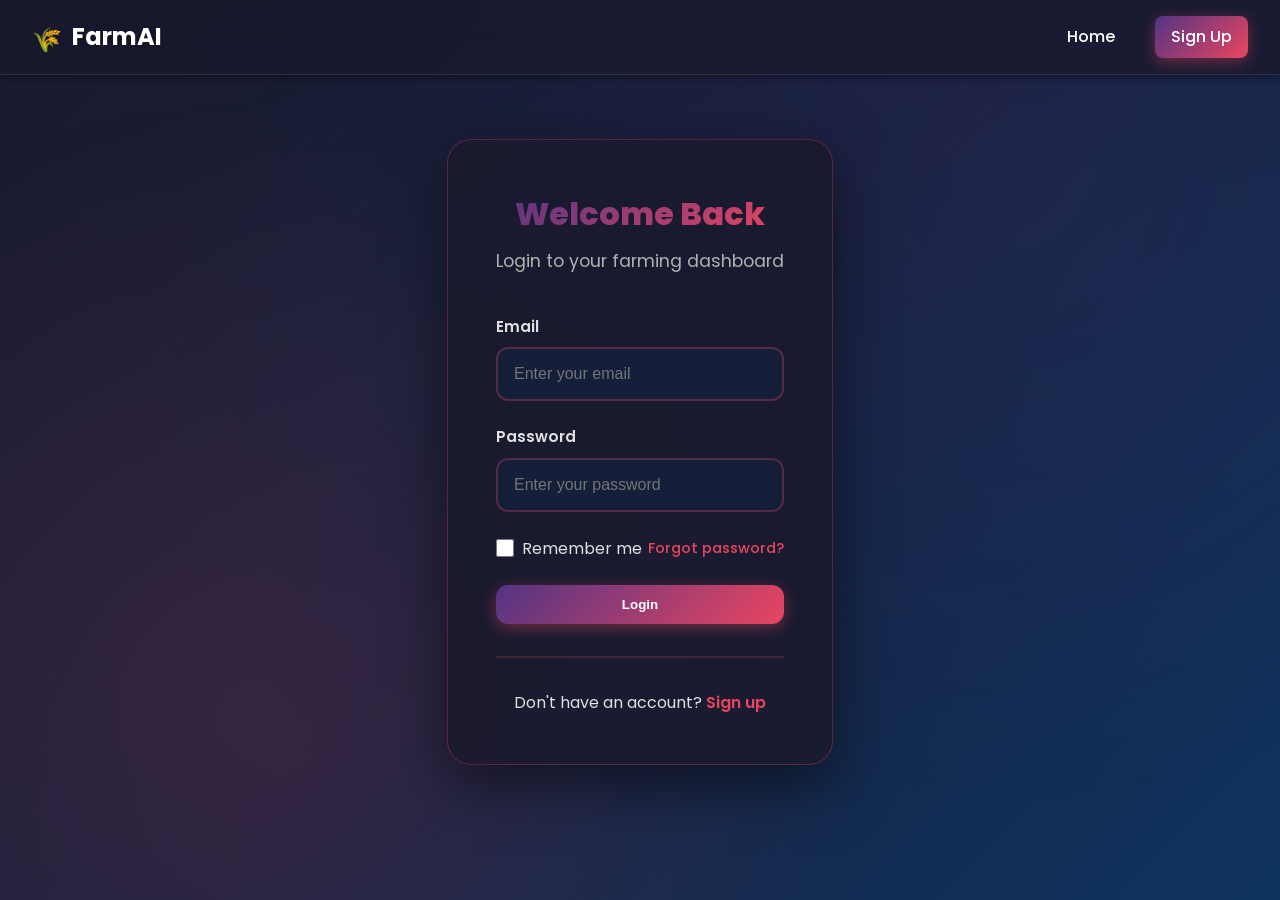
<file: frontend/price-prediction.html>
<!DOCTYPE html>
<html lang="en">
<head>
    <meta charset="UTF-8">
    <meta name="viewport" content="width=device-width, initial-scale=1.0">
    <title>Price Prediction - FarmAI</title>
    <link rel="stylesheet" href="styles.css">
    <link href="https://fonts.googleapis.com/css2?family=Poppins:wght@300;400;500;600;700;800&display=swap" rel="stylesheet">
</head>
<body>
    <div class="form-container">
        <nav class="navbar">
            <div class="logo">
                <span class="logo-icon">🌾</span>
                <span class="logo-text">FarmAI</span>
            </div>
            <div class="nav-links">
                <a href="dashboard.html" class="btn-back">← Back to Dashboard</a>
            </div>
        </nav>

        <div class="form-card">
            <div class="form-header">
                <h2>Crop Price Prediction</h2>
                <p>Get price forecasts for your crops</p>
            </div>

            <form class="input-form" id="priceForm">
                <div class="form-group">
                    <label for="cropSelect">Select Crop</label>
                    <select id="cropSelect" name="cropSelect" required>
                        <option value="">Select crop</option>
                        <option value="wheat">Wheat</option>
                        <option value="rice">Rice</option>
                        <option value="maize">Maize (Corn)</option>
                        <option value="cotton">Cotton</option>
                        <option value="sugarcane">Sugarcane</option>
                        <option value="potato">Potato</option>
                    </select>
                </div>
                <div class="form-group">
                    <label for="predictionMonth">Prediction Month</label>
                    <select id="predictionMonth" name="predictionMonth" required>
                        <option value="">Select month</option>
                        <option value="1">January</option>
                        <option value="2">February</option>
                        <option value="3">March</option>
                        <option value="4">April</option>
                        <option value="5">May</option>
                        <option value="6">June</option>
                        <option value="7">July</option>
                        <option value="8">August</option>
                        <option value="9">September</option>
                        <option value="10">October</option>
                        <option value="11">November</option>
                        <option value="12">December</option>
                    </select>
                </div>
                <div class="form-actions">
                    <button type="button" class="btn-secondary" onclick="window.location.href='dashboard.html'">Cancel</button>
                    <button type="submit" class="btn-primary">Get Prediction</button>
                </div>
            </form>
        </div>
    </div>

    <script src="script.js"></script>
</body>
</html>
</file>
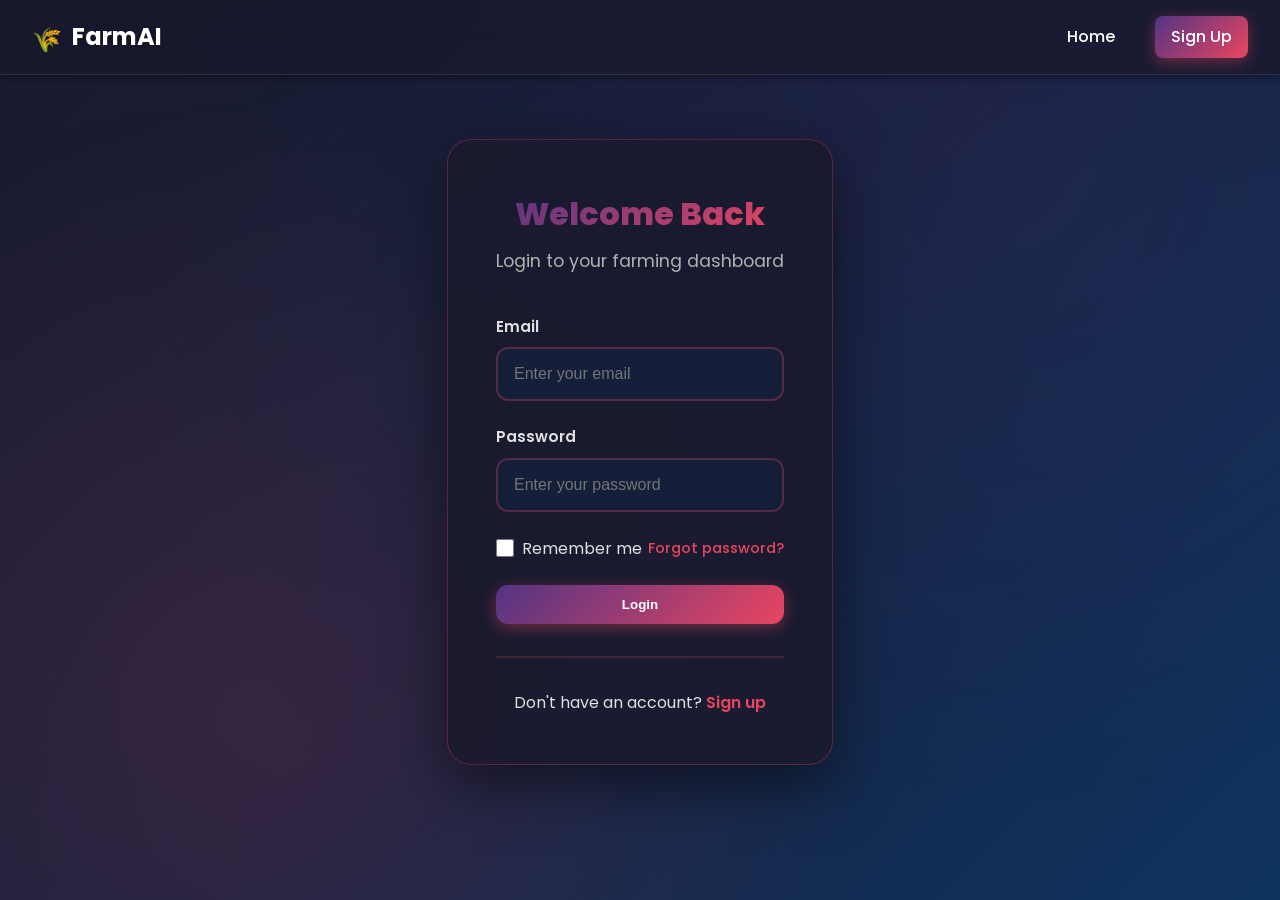
<file: frontend/price-result.html>
<!DOCTYPE html>
<html lang="en">
<head>
    <meta charset="UTF-8">
    <meta name="viewport" content="width=device-width, initial-scale=1.0">
    <title>Price Prediction Result - FarmAI</title>
    <link rel="stylesheet" href="styles.css">
    <link href="https://fonts.googleapis.com/css2?family=Poppins:wght@300;400;500;600;700;800&display=swap" rel="stylesheet">
</head>
<body>
    <div class="result-container">
        <nav class="navbar">
            <div class="logo">
                <span class="logo-icon">🌾</span>
                <span class="logo-text">FarmAI</span>
            </div>
            <div class="nav-links">
                <a href="dashboard.html" class="btn-back">← Back to Dashboard</a>
            </div>
        </nav>

        <div class="result-card">
            <div class="result-header">
                <h2>Price Prediction Result</h2>
                <p>Forecast for <span id="cropName">Wheat</span> in <span id="monthName">January</span></p>
            </div>

            <div class="price-prediction">
                <div class="predicted-price">
                    <h3>Predicted Price</h3>
                    <div class="price-value">₹<span id="predictedPrice">2,150</span>/quintal</div>
                    <p class="price-trend" id="priceTrend">📈 Expected to increase by 5%</p>
                </div>

                <div class="price-details">
                    <div class="detail-item">
                        <span class="detail-label">Current Price:</span>
                        <span class="detail-value" id="currentPrice">₹2,050/quintal</span>
                    </div>
                    <div class="detail-item">
                        <span class="detail-label">Price Range:</span>
                        <span class="detail-value" id="priceRange">₹2,000 - ₹2,300/quintal</span>
                    </div>
                    <div class="detail-item">
                        <span class="detail-label">Confidence:</span>
                        <span class="detail-value" id="predictionConfidence">87%</span>
                    </div>
                    <div class="detail-item">
                        <span class="detail-label">Market Sentiment:</span>
                        <span class="detail-value" id="marketSentiment">Positive</span>
                    </div>
                </div>

                <div class="selling-recommendation">
                    <h4>💡 Selling Recommendation</h4>
                    <p id="sellingAdvice">Based on the price prediction, it's recommended to hold your crop until mid-January when prices are expected to peak. Consider selling if prices reach ₹2,300/quintal or above.</p>
                </div>

                <div class="factors">
                    <h4>Factors Influencing Price</h4>
                    <ul id="priceFactors">
                        <li>Seasonal demand increase</li>
                        <li>Government procurement policies</li>
                        <li>International market trends</li>
                        <li>Weather conditions in major producing regions</li>
                        <li>Transportation and storage costs</li>
                    </ul>
                </div>
            </div>

            <div class="result-actions">
                <button type="button" class="btn-secondary" onclick="window.location.href='price-prediction.html'">Get Another Prediction</button>
                <button type="button" class="btn-primary" onclick="window.location.href='dashboard.html'">Back to Dashboard</button>
            </div>
        </div>
    </div>

    <script src="script.js"></script>
</body>
</html>
</file>
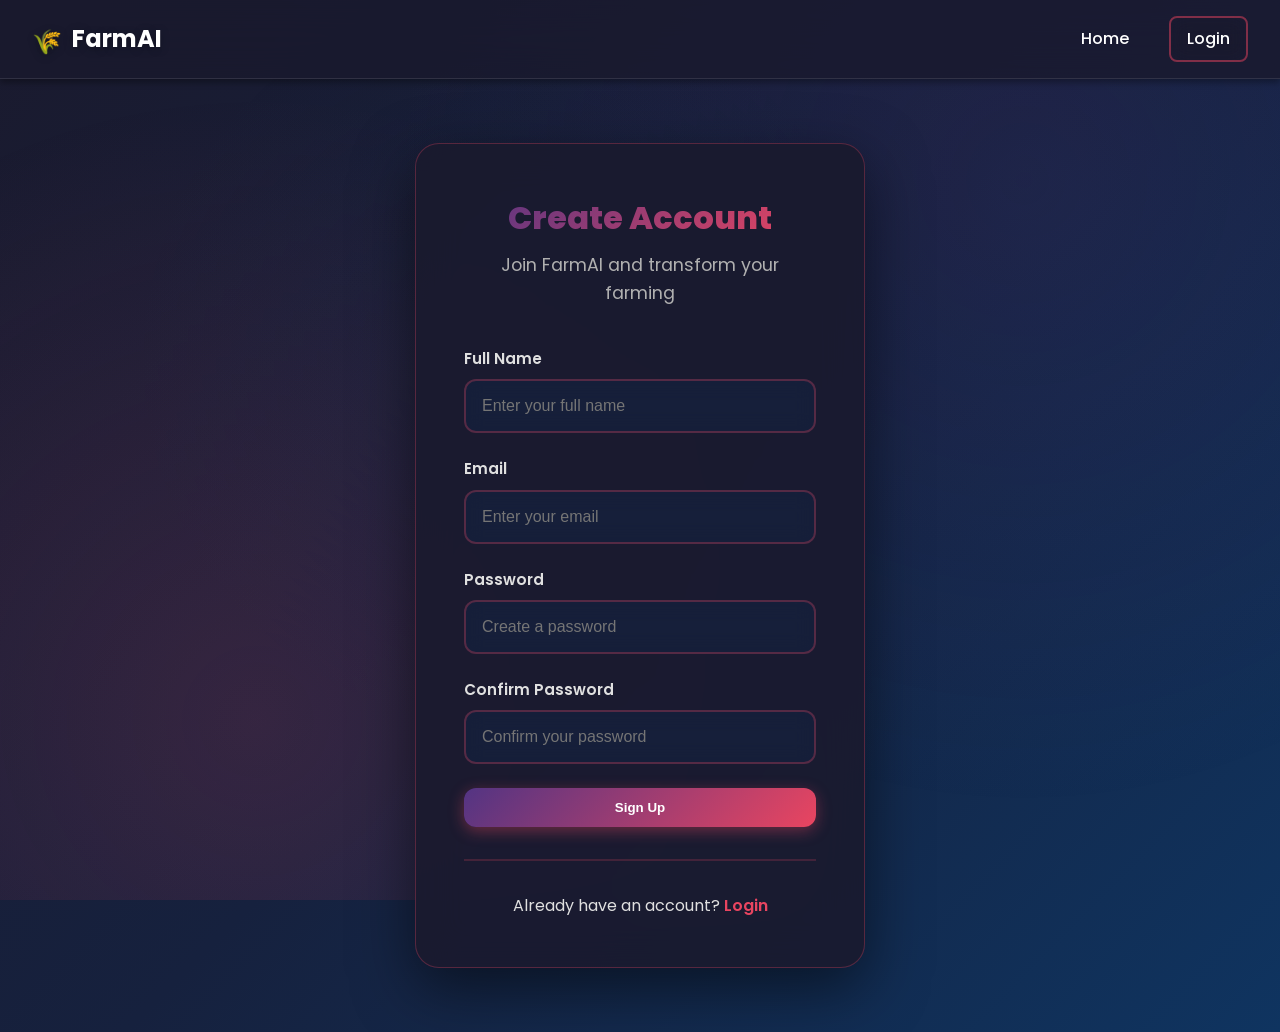
<file: frontend/signup.html>
<!DOCTYPE html>
<html lang="en">
<head>
    <meta charset="UTF-8">
    <meta name="viewport" content="width=device-width, initial-scale=1.0">
    <title>Sign Up - FarmAI</title>
    <link rel="stylesheet" href="styles.css">
    <link href="https://fonts.googleapis.com/css2?family=Poppins:wght@300;400;500;600;700;800&display=swap" rel="stylesheet">
</head>
<body>
    <div class="auth-container">
        <nav class="navbar">
            <div class="logo">
                <span class="logo-icon">🌾</span>
                <span class="logo-text">FarmAI</span>
            </div>
            <div class="nav-links">
                <a href="index.html">Home</a>
                <a href="login.html" class="btn-login">Login</a>
            </div>
        </nav>

        <div class="auth-card">
            <div class="auth-header">
                <h2>Create Account</h2>
                <p>Join FarmAI and transform your farming</p>
            </div>
            <form class="auth-form" id="signupForm">
                <div class="form-group">
                    <label for="fullName">Full Name</label>
                    <input type="text" id="fullName" name="fullName" required placeholder="Enter your full name">
                </div>
                <div class="form-group">
                    <label for="email">Email</label>
                    <input type="email" id="email" name="email" required placeholder="Enter your email">
                </div>
                <div class="form-group">
                    <label for="password">Password</label>
                    <input type="password" id="password" name="password" required placeholder="Create a password">
                </div>
                <div class="form-group">
                    <label for="confirmPassword">Confirm Password</label>
                    <input type="password" id="confirmPassword" name="confirmPassword" required placeholder="Confirm your password">
                </div>
                <button type="submit" class="btn-primary">Sign Up</button>
            </form>
            <div class="auth-footer">
                <p>Already have an account? <a href="login.html">Login</a></p>
            </div>
        </div>
    </div>

    <script src="script.js"></script>
</body>
</html>
</file>
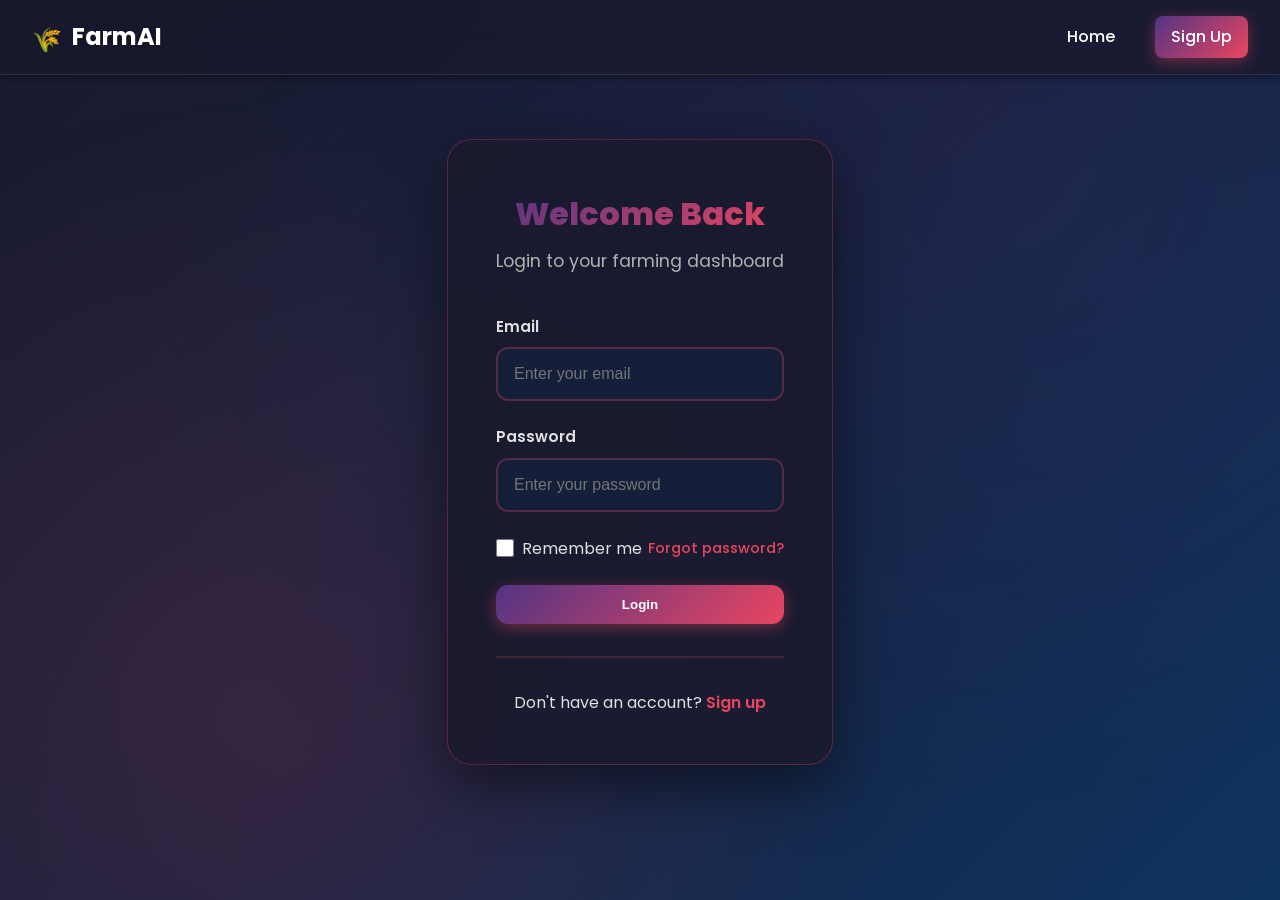
<file: frontend/soil-details.html>
<!DOCTYPE html>
<html lang="en">
<head>
    <meta charset="UTF-8">
    <meta name="viewport" content="width=device-width, initial-scale=1.0">
    <title>Soil Details - FarmAI</title>
    <link rel="stylesheet" href="styles.css">
    <link href="https://fonts.googleapis.com/css2?family=Poppins:wght@300;400;500;600;700;800&display=swap" rel="stylesheet">
</head>
<body>
    <div class="form-container">
        <nav class="navbar">
            <div class="logo">
                <span class="logo-icon">🌾</span>
                <span class="logo-text">FarmAI</span>
            </div>
            <div class="nav-links">
                <a href="dashboard.html" class="btn-back">← Back to Dashboard</a>
            </div>
        </nav>

        <div class="form-card">
            <div class="form-header">
                <h2>Soil Details</h2>
                <p>Enter your soil characteristics for better recommendations</p>
            </div>
            <form class="input-form" id="soilForm">
                <div class="form-group">
                    <label for="soilMoisture">Soil Moisture (%)</label>
                    <input type="number" id="soilMoisture" name="soilMoisture" min="0" max="100" step="0.1" required placeholder="Enter soil moisture percentage">
                </div>
                <div class="form-group">
                    <label for="phLevel">pH Level</label>
                    <input type="number" id="phLevel" name="phLevel" min="0" max="14" step="0.1" required placeholder="Enter pH level (0-14)">
                </div>
                <div class="form-group">
                    <label for="nitrogen">Nitrogen Content (mg/kg)</label>
                    <input type="number" id="nitrogen" name="nitrogen" min="0" step="0.1" placeholder="Enter nitrogen content">
                </div>
                <div class="form-group">
                    <label for="phosphorus">Phosphorus Content (mg/kg)</label>
                    <input type="number" id="phosphorus" name="phosphorus" min="0" step="0.1" placeholder="Enter phosphorus content">
                </div>
                <div class="form-group">
                    <label for="potassium">Potassium Content (mg/kg)</label>
                    <input type="number" id="potassium" name="potassium" min="0" step="0.1" placeholder="Enter potassium content">
                </div>
                <div class="form-group">
                    <label for="organicMatter">Organic Matter (%)</label>
                    <input type="number" id="organicMatter" name="organicMatter" min="0" max="100" step="0.1" placeholder="Enter organic matter percentage">
                </div>
                <div class="form-actions">
                    <button type="button" class="btn-secondary" onclick="window.location.href='dashboard.html'">Cancel</button>
                    <button type="submit" class="btn-primary">Save & Continue</button>
                </div>
            </form>
        </div>
    </div>

    <script src="script.js"></script>
</body>
</html>
</file>
<file: frontend/styles.css>
/* Reset and Base Styles */
* {
    margin: 0;
    padding: 0;
    box-sizing: border-box;
}

:root {
    --primary-gradient: linear-gradient(135deg, #1a1a2e 0%, #16213e 50%, #0f3460 100%);
    --secondary-gradient: linear-gradient(135deg, #533483 0%, #e94560 100%);
    --success-gradient: linear-gradient(135deg, #0f3460 0%, #16213e 100%);
    --warning-gradient: linear-gradient(135deg, #e94560 0%, #533483 100%);
    --dark-gradient: linear-gradient(135deg, #1a1a2e 0%, #16213e 100%);
    --glass-bg: rgba(255, 255, 255, 0.05);
    --glass-border: rgba(255, 255, 255, 0.1);
    --shadow-sm: 0 4px 6px rgba(0, 0, 0, 0.3);
    --shadow-md: 0 10px 40px rgba(0, 0, 0, 0.4);
    --shadow-lg: 0 20px 60px rgba(0, 0, 0, 0.5);
    --shadow-glow: 0 0 20px rgba(233, 69, 96, 0.3);
}

body {
    font-family: 'Poppins', 'Segoe UI', Tahoma, Geneva, Verdana, sans-serif;
    line-height: 1.6;
    color: #e0e0e0;
    background: var(--primary-gradient);
    min-height: 100vh;
    overflow-x: hidden;
}

body::before {
    content: '';
    position: fixed;
    top: 0;
    left: 0;
    width: 100%;
    height: 100%;
    background: 
        radial-gradient(circle at 20% 80%, rgba(233, 69, 96, 0.15) 0%, transparent 50%),
        radial-gradient(circle at 80% 20%, rgba(83, 52, 131, 0.15) 0%, transparent 50%),
        radial-gradient(circle at 40% 40%, rgba(15, 52, 96, 0.1) 0%, transparent 40%);
    pointer-events: none;
    z-index: -1;
    animation: backgroundShift 20s ease-in-out infinite;
}

@keyframes backgroundShift {
    0%, 100% { transform: translate(0, 0) scale(1); }
    50% { transform: translate(-20px, -20px) scale(1.1); }
}

/* Navbar */
.navbar {
    background: rgba(26, 26, 46, 0.8);
    backdrop-filter: blur(20px);
    -webkit-backdrop-filter: blur(20px);
    padding: 1rem 2rem;
    display: flex;
    justify-content: space-between;
    align-items: center;
    box-shadow: var(--shadow-sm);
    position: sticky;
    top: 0;
    z-index: 1000;
    border-bottom: 1px solid var(--glass-border);
    animation: slideDown 0.6s ease-out;
}

@keyframes slideDown {
    from {
        transform: translateY(-100%);
        opacity: 0;
    }
    to {
        transform: translateY(0);
        opacity: 1;
    }
}

.logo {
    display: flex;
    align-items: center;
    gap: 0.5rem;
    font-size: 1.5rem;
    font-weight: bold;
    color: white;
    text-shadow: 0 2px 10px rgba(0, 0, 0, 0.3);
    transition: transform 0.3s ease;
}

.logo:hover {
    transform: scale(1.05);
}

.logo-icon {
    width: 32px;
    height: 32px;
    color: #e94560;
    animation: pulse 2s ease-in-out infinite;
}

@keyframes pulse {
    0%, 100% { transform: scale(1); }
    50% { transform: scale(1.1); }
}

.nav-links {
    display: flex;
    gap: 1.5rem;
    align-items: center;
}

.nav-links a {
    text-decoration: none;
    color: white;
    font-weight: 500;
    transition: all 0.3s ease;
    padding: 0.5rem 1rem;
    border-radius: 8px;
    position: relative;
    overflow: hidden;
}

.nav-links a::before {
    content: '';
    position: absolute;
    top: 0;
    left: -100%;
    width: 100%;
    height: 100%;
    background: linear-gradient(90deg, transparent, rgba(255, 255, 255, 0.2), transparent);
    transition: left 0.5s ease;
}

.nav-links a:hover::before {
    left: 100%;
}

.nav-links a:hover {
    background: rgba(233, 69, 96, 0.2);
    transform: translateY(-2px);
    box-shadow: var(--shadow-glow);
}

/* Buttons */
.btn-primary,
.btn-secondary,
.btn-login,
.btn-signup,
.btn-logout,
.btn-back {
    padding: 0.75rem 1.5rem;
    border: none;
    border-radius: 12px;
    font-weight: 600;
    cursor: pointer;
    text-decoration: none;
    transition: all 0.4s cubic-bezier(0.175, 0.885, 0.32, 1.275);
    display: inline-block;
    position: relative;
    overflow: hidden;
    backdrop-filter: blur(10px);
}

.btn-primary {
    background: var(--secondary-gradient);
    color: white;
    box-shadow: 0 4px 15px rgba(233, 69, 96, 0.4);
}

.btn-primary::before {
    content: '';
    position: absolute;
    top: 50%;
    left: 50%;
    width: 0;
    height: 0;
    border-radius: 50%;
    background: rgba(255, 255, 255, 0.3);
    transform: translate(-50%, -50%);
    transition: width 0.6s, height 0.6s;
}

.btn-primary:hover::before {
    width: 300px;
    height: 300px;
}

.btn-primary:hover {
    transform: translateY(-3px) scale(1.05);
    box-shadow: 0 8px 25px rgba(233, 69, 96, 0.6);
}

.btn-secondary {
    background: rgba(233, 69, 96, 0.2);
    color: white;
    border: 2px solid rgba(233, 69, 96, 0.5);
}

.btn-secondary:hover {
    background: rgba(233, 69, 96, 0.3);
    transform: translateY(-3px);
    box-shadow: var(--shadow-glow);
}

.btn-login {
    background: transparent;
    color: #e0e0e0;
    border: 2px solid rgba(233, 69, 96, 0.5);
}

.btn-login:hover {
    background: rgba(233, 69, 96, 0.2);
    transform: translateY(-3px);
    box-shadow: var(--shadow-glow);
}

.btn-signup {
    background: var(--secondary-gradient);
    color: white;
    box-shadow: 0 4px 15px rgba(233, 69, 96, 0.4);
}

.btn-signup:hover {
    transform: translateY(-3px) scale(1.05);
    box-shadow: 0 8px 25px rgba(233, 69, 96, 0.6);
}

.btn-logout {
    background: var(--warning-gradient);
    color: white;
    box-shadow: 0 4px 15px rgba(233, 69, 96, 0.4);
}

.btn-logout:hover {
    transform: translateY(-3px) scale(1.05);
    box-shadow: 0 8px 25px rgba(233, 69, 96, 0.6);
}

.btn-back {
    background: transparent;
    color: #e0e0e0;
    border: 2px solid rgba(233, 69, 96, 0.5);
}

.btn-back:hover {
    background: rgba(233, 69, 96, 0.2);
    transform: translateY(-3px);
    box-shadow: var(--shadow-glow);
}

/* Landing Page */
.landing-container {
    background: transparent;
    min-height: 100vh;
}

.hero {
    display: flex;
    align-items: center;
    justify-content: center;
    padding: 8rem 2rem 4rem;
    max-width: 1000px;
    margin: 0 auto;
    animation: fadeInUp 1s ease-out;
}

@keyframes fadeInUp {
    from {
        opacity: 0;
        transform: translateY(30px);
    }
    to {
        opacity: 1;
        transform: translateY(0);
    }
}

.hero-content {
    width: 100%;
    color: white;
}

.hero-badge {
    display: inline-flex;
    align-items: center;
    gap: 0.5rem;
    background: rgba(233, 69, 96, 0.15);
    border: 1px solid rgba(233, 69, 96, 0.3);
    padding: 0.5rem 1rem;
    border-radius: 20px;
    margin-bottom: 1.5rem;
    color: #e94560;
    font-size: 0.85rem;
    font-weight: 500;
}

.hero-content h1 {
    font-size: 3.5rem;
    margin-bottom: 1.5rem;
    line-height: 1.1;
    color: #e0e0e0;
    font-weight: 700;
    letter-spacing: -1px;
}

.hero-content p {
    font-size: 1.2rem;
    margin-bottom: 2.5rem;
    color: #9ca3af;
    line-height: 1.6;
    max-width: 600px;
}

.hero-buttons {
    display: flex;
    gap: 1rem;
}

.hero-buttons a {
    padding: 1rem 2.5rem;
    border-radius: 12px;
    font-weight: 600;
    text-decoration: none;
    transition: all 0.4s cubic-bezier(0.175, 0.885, 0.32, 1.275);
}

.hero-buttons .btn-primary {
    background: var(--secondary-gradient);
    color: white;
    box-shadow: 0 4px 15px rgba(233, 69, 96, 0.4);
}

.hero-buttons .btn-primary:hover {
    transform: translateY(-3px) scale(1.05);
    box-shadow: 0 8px 25px rgba(233, 69, 96, 0.6);
}

.hero-buttons .btn-secondary {
    background: rgba(233, 69, 96, 0.2);
    color: white;
    border: 2px solid rgba(233, 69, 96, 0.5);
    backdrop-filter: blur(10px);
}

.hero-buttons .btn-secondary:hover {
    background: rgba(233, 69, 96, 0.3);
    transform: translateY(-3px);
    box-shadow: 0 8px 25px rgba(233, 69, 96, 0.4);
}

.hero-image {
    flex: 1;
    display: flex;
    justify-content: center;
    animation: slideInRight 1s ease-out;
}

@keyframes slideInRight {
    from {
        opacity: 0;
        transform: translateX(50px);
    }
    to {
        opacity: 1;
        transform: translateX(0);
    }
}

.hero-illustration {
    position: relative;
    width: 450px;
    height: 350px;
    display: flex;
    align-items: center;
    justify-content: center;
}

.hero-visual-card {
    background: linear-gradient(135deg, rgba(233, 69, 96, 0.1), rgba(83, 52, 131, 0.1));
    border-radius: 20px;
    border: 1px solid rgba(233, 69, 96, 0.2);
    padding: 3rem;
    width: 100%;
    height: 100%;
    display: flex;
    flex-direction: column;
    align-items: center;
    justify-content: center;
    gap: 1.5rem;
    position: relative;
    overflow: hidden;
}

.hero-visual-card::before {
    content: '';
    position: absolute;
    top: -50%;
    left: -50%;
    width: 200%;
    height: 200%;
    background: radial-gradient(circle, rgba(233, 69, 96, 0.05), transparent 50%);
    animation: rotate 20s linear infinite;
}

@keyframes rotate {
    from { transform: rotate(0deg); }
    to { transform: rotate(360deg); }
}

.hero-main-icon {
    font-size: 5rem;
    z-index: 1;
    filter: drop-shadow(0 4px 8px rgba(0, 0, 0, 0.3));
}

.hero-stats {
    display: flex;
    gap: 2rem;
    z-index: 1;
}

.hero-stat {
    text-align: center;
}

.hero-stat-value {
    font-size: 1.5rem;
    font-weight: 700;
    color: #e94560;
}

.hero-stat-label {
    font-size: 0.85rem;
    color: #9ca3af;
    margin-top: 0.25rem;
}

@keyframes float {
    0%, 100% { transform: translateY(0) rotate(0deg); }
    25% { transform: translateY(-15px) rotate(5deg); }
    50% { transform: translateY(-25px) rotate(0deg); }
    75% { transform: translateY(-15px) rotate(-5deg); }
}

/* Features Section */
.features {
    background: rgba(26, 26, 46, 0.6);
    backdrop-filter: blur(20px);
    padding: 6rem 2rem;
    max-width: 1400px;
    margin: 0 auto;
    border-radius: 0;
    box-shadow: none;
    animation: slideUp 1s ease-out 0.3s both;
}

@keyframes slideUp {
    from {
        opacity: 0;
        transform: translateY(50px);
    }
    to {
        opacity: 1;
        transform: translateY(0);
    }
}

.features h2 {
    text-align: center;
    font-size: 2.5rem;
    margin-bottom: 4rem;
    color: #e0e0e0;
    font-weight: 700;
    letter-spacing: -0.5px;
}

.features-grid {
    display: grid;
    grid-template-columns: repeat(auto-fit, minmax(300px, 1fr));
    gap: 2rem;
}

.feature-card {
    background: rgba(22, 33, 62, 0.4);
    padding: 2.5rem;
    border-radius: 16px;
    text-align: left;
    transition: all 0.3s ease;
    border: 1px solid rgba(233, 69, 96, 0.1);
    box-shadow: var(--shadow-sm);
    position: relative;
    overflow: hidden;
}

.feature-card::before {
    content: '';
    position: absolute;
    top: 0;
    left: 0;
    width: 4px;
    height: 0;
    background: linear-gradient(180deg, #e94560, #533483);
    transition: height 0.3s ease;
}

.feature-card:hover::before {
    height: 100%;
}

.feature-card:hover {
    transform: translateY(-4px);
    box-shadow: var(--shadow-md);
    border-color: rgba(233, 69, 96, 0.3);
    background: rgba(22, 33, 62, 0.6);
}

.feature-icon {
    width: 48px;
    height: 48px;
    margin-bottom: 1.5rem;
    position: relative;
    z-index: 1;
    display: flex;
    align-items: center;
    justify-content: center;
    background: linear-gradient(135deg, rgba(233, 69, 96, 0.1), rgba(83, 52, 131, 0.1));
    border-radius: 12px;
    font-size: 1.5rem;
}

.feature-card h3 {
    margin-bottom: 0.75rem;
    color: #e0e0e0;
    font-size: 1.25rem;
    font-weight: 600;
    position: relative;
    z-index: 1;
}

.feature-card p {
    color: #9ca3af;
    font-size: 0.95rem;
    line-height: 1.6;
    position: relative;
    z-index: 1;
}

/* About Section */
.about {
    background: rgba(26, 26, 46, 0.8);
    backdrop-filter: blur(20px);
    padding: 5rem 2rem;
    max-width: 800px;
    margin: 0 auto;
    text-align: center;
    border-radius: 20px;
    box-shadow: var(--shadow-md);
    animation: fadeIn 1s ease-out 0.6s both;
}

@keyframes fadeIn {
    from { opacity: 0; }
    to { opacity: 1; }
}

.about h2 {
    font-size: 2.5rem;
    margin-bottom: 1.5rem;
    background: var(--secondary-gradient);
    -webkit-background-clip: text;
    -webkit-text-fill-color: transparent;
    background-clip: text;
    font-weight: 800;
}

.about p {
    color: #b0b0b0;
    font-size: 1.1rem;
    line-height: 1.8;
}

/* Footer */
.footer {
    background: var(--dark-gradient);
    color: white;
    text-align: center;
    padding: 3rem 2rem;
    margin-top: 0;
    position: relative;
    overflow: hidden;
}

.footer::before {
    content: '';
    position: absolute;
    top: 0;
    left: 0;
    width: 100%;
    height: 3px;
    background: var(--success-gradient);
}

/* Auth Container */
.auth-container {
    min-height: 100vh;
    display: flex;
    flex-direction: column;
    background: transparent;
}

.auth-card {
    background: rgba(26, 26, 46, 0.9);
    backdrop-filter: blur(20px);
    max-width: 450px;
    margin: 4rem auto;
    padding: 3rem;
    border-radius: 24px;
    box-shadow: var(--shadow-lg);
    border: 1px solid rgba(233, 69, 96, 0.3);
    animation: scaleIn 0.6s ease-out;
}

@keyframes scaleIn {
    from {
        opacity: 0;
        transform: scale(0.9);
    }
    to {
        opacity: 1;
        transform: scale(1);
    }
}

.auth-header {
    text-align: center;
    margin-bottom: 2.5rem;
}

.auth-header h2 {
    background: var(--secondary-gradient);
    -webkit-background-clip: text;
    -webkit-text-fill-color: transparent;
    background-clip: text;
    margin-bottom: 0.5rem;
    font-size: 2rem;
    font-weight: 800;
}

.auth-header p {
    color: #b0b0b0;
    font-size: 1.1rem;
}

.auth-form {
    display: flex;
    flex-direction: column;
    gap: 1.5rem;
}

.form-group {
    display: flex;
    flex-direction: column;
    gap: 0.5rem;
}

.form-group label {
    font-weight: 600;
    color: #e0e0e0;
    font-size: 0.95rem;
}

.form-group input,
.form-group select {
    padding: 1rem;
    border: 2px solid rgba(233, 69, 96, 0.3);
    border-radius: 12px;
    font-size: 1rem;
    transition: all 0.3s ease;
    background: rgba(22, 33, 62, 0.8);
    backdrop-filter: blur(10px);
    color: #e0e0e0;
}

.form-group input:focus,
.form-group select:focus {
    outline: none;
    border-color: #e94560;
    box-shadow: 0 0 0 3px rgba(233, 69, 96, 0.2);
    transform: translateY(-2px);
}

.form-options {
    display: flex;
    justify-content: space-between;
    align-items: center;
}

.checkbox {
    display: flex;
    align-items: center;
    gap: 0.5rem;
    cursor: pointer;
    transition: transform 0.3s ease;
}

.checkbox:hover {
    transform: scale(1.02);
}

.checkbox input {
    cursor: pointer;
    width: 18px;
    height: 18px;
    accent-color: #e94560;
}

.forgot-link {
    color: #e94560;
    text-decoration: none;
    font-size: 0.9rem;
    font-weight: 500;
    transition: all 0.3s ease;
}

.forgot-link:hover {
    text-decoration: underline;
    color: #533483;
}

.auth-footer {
    text-align: center;
    margin-top: 2rem;
    padding-top: 2rem;
    border-top: 2px solid rgba(233, 69, 96, 0.2);
}

.auth-footer a {
    color: #e94560;
    text-decoration: none;
    font-weight: 600;
    transition: all 0.3s ease;
}

.auth-footer a:hover {
    color: #533483;
    transform: scale(1.05);
}

/* Dashboard Container */
.dashboard-container {
    min-height: 100vh;
    background: transparent;
}

.dashboard-content {
    max-width: 1200px;
    margin: 0 auto;
    padding: 2rem;
}

.dashboard-header {
    text-align: center;
    color: white;
    margin-bottom: 3rem;
    animation: fadeInDown 0.8s ease-out;
}

@keyframes fadeInDown {
    from {
        opacity: 0;
        transform: translateY(-30px);
    }
    to {
        opacity: 1;
        transform: translateY(0);
    }
}

.dashboard-header h1 {
    font-size: 3rem;
    margin-bottom: 0.5rem;
    text-shadow: 0 4px 20px rgba(0, 0, 0, 0.3);
}

.dashboard-header p {
    opacity: 0.95;
    font-size: 1.2rem;
}

.user-name {
    color: white;
    font-weight: 600;
    background: var(--success-gradient);
    -webkit-background-clip: text;
    -webkit-text-fill-color: transparent;
    background-clip: text;
}

.dashboard-grid {
    display: grid;
    grid-template-columns: repeat(auto-fit, minmax(300px, 1fr));
    gap: 2rem;
    margin-bottom: 2rem;
}

.dashboard-card {
    background: rgba(26, 26, 46, 0.8);
    backdrop-filter: blur(20px);
    padding: 2.5rem;
    border-radius: 20px;
    cursor: pointer;
    transition: all 0.4s cubic-bezier(0.175, 0.885, 0.32, 1.275);
    position: relative;
    border: 1px solid rgba(233, 69, 96, 0.2);
    box-shadow: var(--shadow-sm);
    overflow: hidden;
    animation: slideUp 0.6s ease-out both;
}

.dashboard-card::before {
    content: '';
    position: absolute;
    top: 0;
    left: 0;
    width: 100%;
    height: 100%;
    background: var(--secondary-gradient);
    opacity: 0;
    transition: opacity 0.4s ease;
    z-index: 0;
}

.dashboard-card:hover::before {
    opacity: 0.15;
}

.dashboard-card:hover {
    transform: translateY(-10px) scale(1.02);
    box-shadow: var(--shadow-lg);
    border-color: rgba(233, 69, 96, 0.4);
}

.card-icon {
    font-size: 4rem;
    margin-bottom: 1.5rem;
    position: relative;
    z-index: 1;
    transition: transform 0.4s ease;
}

.dashboard-card:hover .card-icon {
    transform: scale(1.2) rotate(10deg);
}

.dashboard-card h3 {
    color: #e0e0e0;
    margin-bottom: 0.5rem;
    font-size: 1.5rem;
    position: relative;
    z-index: 1;
}

.dashboard-card p {
    color: #b0b0b0;
    font-size: 1rem;
    position: relative;
    z-index: 1;
}

.card-arrow {
    position: absolute;
    top: 2rem;
    right: 2rem;
    font-size: 1.5rem;
    color: #e94560;
    z-index: 1;
    transition: transform 0.4s ease;
}

.dashboard-card:hover .card-arrow {
    transform: translateX(5px);
}

.quick-actions {
    text-align: center;
    margin-top: 2rem;
}

/* Form Container */
.form-container {
    min-height: 100vh;
    background: transparent;
}

.form-card {
    background: rgba(26, 26, 46, 0.9);
    backdrop-filter: blur(20px);
    max-width: 600px;
    margin: 4rem auto;
    padding: 3rem;
    border-radius: 24px;
    box-shadow: var(--shadow-lg);
    border: 1px solid rgba(233, 69, 96, 0.3);
    animation: scaleIn 0.6s ease-out;
}

.form-header {
    text-align: center;
    margin-bottom: 2.5rem;
}

.form-header h2 {
    background: var(--secondary-gradient);
    -webkit-background-clip: text;
    -webkit-text-fill-color: transparent;
    background-clip: text;
    margin-bottom: 0.5rem;
    font-size: 2rem;
    font-weight: 800;
}

.form-header p {
    color: #b0b0b0;
    font-size: 1.1rem;
}

.input-form {
    display: flex;
    flex-direction: column;
    gap: 1.5rem;
}

.form-actions {
    display: flex;
    gap: 1rem;
    justify-content: flex-end;
    margin-top: 1rem;
}

/* Season Info */
.season-info {
    display: grid;
    grid-template-columns: repeat(auto-fit, minmax(150px, 1fr));
    gap: 1rem;
    margin-top: 1rem;
}

.season-card {
    background: rgba(22, 33, 62, 0.6);
    padding: 1.5rem;
    border-radius: 12px;
    border-left: 4px solid #e94560;
    transition: all 0.3s ease;
    backdrop-filter: blur(10px);
}

.season-card:hover {
    transform: translateY(-3px);
    box-shadow: var(--shadow-sm);
}

.season-card h4 {
    color: #e0e0e0;
    margin-bottom: 0.5rem;
    font-size: 1.1rem;
}

.season-card p {
    font-weight: 600;
    color: #e94560;
    font-size: 1.2rem;
}

.season-card small {
    color: #b0b0b0;
    font-size: 0.85rem;
}

/* Confirmation Page */
.confirmation-summary {
    display: flex;
    flex-direction: column;
    gap: 2rem;
    margin-bottom: 2rem;
}

.summary-section {
    background: rgba(26, 26, 46, 0.8);
    backdrop-filter: blur(20px);
    padding: 2rem;
    border-radius: 16px;
    box-shadow: var(--shadow-sm);
    border: 1px solid rgba(233, 69, 96, 0.2);
    transition: all 0.3s ease;
}

.summary-section:hover {
    transform: translateY(-3px);
    box-shadow: var(--shadow-md);
}

.summary-section h3 {
    background: var(--secondary-gradient);
    -webkit-background-clip: text;
    -webkit-text-fill-color: transparent;
    background-clip: text;
    margin-bottom: 1rem;
    border-bottom: 3px solid #e94560;
    padding-bottom: 0.5rem;
    font-weight: 800;
}

.summary-item {
    display: flex;
    justify-content: space-between;
    padding: 0.75rem 0;
    border-bottom: 1px solid rgba(233, 69, 96, 0.1);
    transition: all 0.3s ease;
}

.summary-item:hover {
    background: rgba(233, 69, 96, 0.05);
    padding-left: 0.5rem;
}

.summary-item:last-child {
    border-bottom: none;
}

.summary-item span:first-child {
    font-weight: 600;
    color: #b0b0b0;
}

.summary-item span:last-child {
    color: #e0e0e0;
    font-weight: 500;
}

/* Result Container */
.result-container {
    min-height: 100vh;
    background: transparent;
}

.result-card {
    background: rgba(26, 26, 46, 0.9);
    backdrop-filter: blur(20px);
    max-width: 800px;
    margin: 4rem auto;
    padding: 3rem;
    border-radius: 24px;
    box-shadow: var(--shadow-lg);
    border: 1px solid rgba(233, 69, 96, 0.3);
    animation: scaleIn 0.6s ease-out;
}

.result-header {
    text-align: center;
    margin-bottom: 2.5rem;
}

.result-header h2 {
    background: var(--secondary-gradient);
    -webkit-background-clip: text;
    -webkit-text-fill-color: transparent;
    background-clip: text;
    margin-bottom: 0.5rem;
    font-size: 2rem;
    font-weight: 800;
}

.result-header p {
    color: #b0b0b0;
    font-size: 1.1rem;
}

/* Crop Recommendation */
.crop-recommendation {
    text-align: center;
    margin-bottom: 2rem;
}

.recommended-crop {
    background: var(--success-gradient);
    color: white;
    padding: 3rem;
    border-radius: 20px;
    margin-bottom: 2rem;
    box-shadow: var(--shadow-md);
    animation: pulse 2s ease-in-out infinite;
}

.crop-icon-large {
    font-size: 5rem;
    margin-bottom: 1rem;
    filter: drop-shadow(0 5px 15px rgba(0, 0, 0, 0.3));
}

.recommended-crop h3 {
    font-size: 2.5rem;
    margin-bottom: 0.5rem;
    text-shadow: 0 2px 10px rgba(0, 0, 0, 0.2);
}

.crop-confidence {
    font-size: 1.2rem;
    opacity: 0.95;
}

.crop-details {
    display: grid;
    grid-template-columns: repeat(auto-fit, minmax(200px, 1fr));
    gap: 1.5rem;
    margin-bottom: 2rem;
}

.detail-item {
    background: rgba(22, 33, 62, 0.6);
    backdrop-filter: blur(10px);
    padding: 1.5rem;
    border-radius: 12px;
    box-shadow: var(--shadow-sm);
    border: 1px solid rgba(233, 69, 96, 0.2);
    transition: all 0.3s ease;
}

.detail-item:hover {
    transform: translateY(-3px);
    box-shadow: var(--shadow-md);
}

.detail-label {
    display: block;
    font-weight: 600;
    color: #b0b0b0;
    margin-bottom: 0.5rem;
    font-size: 0.95rem;
}

.detail-value {
    color: #e94560;
    font-weight: 700;
    font-size: 1.2rem;
}

.recommendation-reason {
    background: rgba(22, 33, 62, 0.6);
    padding: 2rem;
    border-radius: 12px;
    margin-bottom: 2rem;
    border-left: 5px solid #e94560;
    backdrop-filter: blur(10px);
}

.recommendation-reason h4 {
    color: #e0e0e0;
    margin-bottom: 0.75rem;
    font-size: 1.3rem;
}

.alternative-crops {
    margin-bottom: 2rem;
}

.alternative-crops h4 {
    color: #e0e0e0;
    margin-bottom: 1rem;
    font-size: 1.3rem;
}

.alternative-list {
    display: flex;
    flex-direction: column;
    gap: 0.75rem;
}

.alternative-item {
    display: flex;
    justify-content: space-between;
    background: rgba(22, 33, 62, 0.6);
    backdrop-filter: blur(10px);
    padding: 1rem 1.5rem;
    border-radius: 12px;
    box-shadow: var(--shadow-sm);
    border: 1px solid rgba(233, 69, 96, 0.2);
    transition: all 0.3s ease;
}

.alternative-item:hover {
    transform: translateX(5px);
    box-shadow: var(--shadow-md);
}

.alt-crop {
    font-weight: 600;
    color: #e0e0e0;
    font-size: 1.1rem;
}

.alt-confidence {
    color: #e94560;
    font-weight: 700;
    font-size: 1.1rem;
}

.result-actions {
    display: flex;
    gap: 1rem;
    justify-content: center;
    margin-top: 2rem;
}

/* Disease Detection */
.upload-section {
    margin-bottom: 2rem;
}

.upload-area {
    border: 3px dashed rgba(233, 69, 96, 0.5);
    border-radius: 20px;
    padding: 4rem;
    text-align: center;
    cursor: pointer;
    transition: all 0.4s cubic-bezier(0.175, 0.885, 0.32, 1.275);
    background: rgba(22, 33, 62, 0.3);
    backdrop-filter: blur(10px);
}

.upload-area:hover {
    background: rgba(22, 33, 62, 0.5);
    border-color: #e94560;
    transform: scale(1.02);
    box-shadow: var(--shadow-glow);
}

.upload-icon {
    font-size: 5rem;
    margin-bottom: 1.5rem;
    filter: drop-shadow(0 5px 15px rgba(0, 0, 0, 0.5));
    transition: transform 0.4s ease;
}

.upload-area:hover .upload-icon {
    transform: scale(1.2) rotate(10deg);
}

.upload-area h3 {
    color: #e0e0e0;
    margin-bottom: 0.75rem;
    font-size: 1.5rem;
    text-shadow: 0 2px 10px rgba(0, 0, 0, 0.5);
}

.upload-area p {
    color: rgba(224, 224, 224, 0.7);
    margin-bottom: 1.5rem;
    font-size: 1.1rem;
}

.image-preview {
    text-align: center;
    margin-bottom: 2rem;
    animation: fadeIn 0.5s ease-out;
}

.image-preview img {
    max-width: 100%;
    max-height: 400px;
    border-radius: 20px;
    margin-bottom: 1rem;
    box-shadow: var(--shadow-md);
    border: 2px solid rgba(255, 255, 255, 0.3);
}

.crop-selection {
    margin-bottom: 2rem;
}

/* Disease Result */
.disease-result {
    margin-bottom: 2rem;
}

.disease-status {
    text-align: center;
    padding: 3rem;
    border-radius: 20px;
    margin-bottom: 2rem;
    animation: scaleIn 0.6s ease-out;
}

.disease-status.warning {
    background: rgba(233, 69, 96, 0.2);
    border: 3px solid #e94560;
    backdrop-filter: blur(10px);
}

.disease-status.healthy {
    background: rgba(83, 52, 131, 0.2);
    border: 3px solid #533483;
    backdrop-filter: blur(10px);
}

.status-icon {
    font-size: 5rem;
    margin-bottom: 1.5rem;
    filter: drop-shadow(0 5px 15px rgba(0, 0, 0, 0.5));
    animation: bounce 2s ease-in-out infinite;
}

@keyframes bounce {
    0%, 100% { transform: translateY(0); }
    50% { transform: translateY(-10px); }
}

.disease-status h3 {
    font-size: 2.5rem;
    margin-bottom: 0.75rem;
    color: #e0e0e0;
    text-shadow: 0 2px 10px rgba(0, 0, 0, 0.5);
}

.confidence {
    font-size: 1.2rem;
    color: #b0b0b0;
    font-weight: 500;
}

.disease-description,
.disease-impact,
.treatment-recommendations,
.prevention-tips {
    background: rgba(26, 26, 46, 0.8);
    backdrop-filter: blur(10px);
    padding: 2rem;
    border-radius: 16px;
    margin-bottom: 1.5rem;
    box-shadow: var(--shadow-sm);
    border: 1px solid rgba(233, 69, 96, 0.2);
    transition: all 0.3s ease;
}

.disease-description:hover,
.disease-impact:hover,
.treatment-recommendations:hover,
.prevention-tips:hover {
    transform: translateY(-3px);
    box-shadow: var(--shadow-md);
}

.disease-description h4,
.disease-impact h4,
.treatment-recommendations h4,
.prevention-tips h4 {
    color: #e0e0e0;
    margin-bottom: 1rem;
    font-size: 1.3rem;
}

.disease-impact ul,
.prevention-tips ul {
    list-style-position: inside;
    color: #b0b0b0;
    line-height: 1.8;
}

.treatment-list {
    display: flex;
    flex-direction: column;
    gap: 1.5rem;
}

.treatment-item {
    display: flex;
    gap: 1rem;
    align-items: flex-start;
    padding: 1rem;
    background: rgba(22, 33, 62, 0.6);
    border-radius: 12px;
    transition: all 0.3s ease;
}

.treatment-item:hover {
    background: rgba(233, 69, 96, 0.1);
    transform: translateX(5px);
}

.treatment-icon {
    font-size: 2.5rem;
}

.treatment-details h5 {
    color: #e0e0e0;
    margin-bottom: 0.5rem;
    font-size: 1.1rem;
}

.treatment-details p {
    color: #b0b0b0;
    font-size: 1rem;
    line-height: 1.6;
}

/* Price Prediction */
.price-prediction {
    text-align: center;
    margin-bottom: 2rem;
}

.predicted-price {
    background: var(--success-gradient);
    color: white;
    padding: 3rem;
    border-radius: 20px;
    margin-bottom: 2rem;
    box-shadow: var(--shadow-md);
    animation: pulse 2s ease-in-out infinite;
}

.predicted-price h3 {
    margin-bottom: 1.5rem;
    font-size: 1.5rem;
}

.price-value {
    font-size: 3.5rem;
    font-weight: bold;
    margin-bottom: 0.75rem;
    text-shadow: 0 2px 10px rgba(0, 0, 0, 0.2);
}

.price-trend {
    font-size: 1.2rem;
    opacity: 0.95;
}

.price-details {
    display: grid;
    grid-template-columns: repeat(auto-fit, minmax(200px, 1fr));
    gap: 1.5rem;
    margin-bottom: 2rem;
}

.selling-recommendation,
.factors {
    background: rgba(22, 33, 62, 0.6);
    padding: 2rem;
    border-radius: 16px;
    margin-bottom: 1.5rem;
    border-left: 5px solid #e94560;
    backdrop-filter: blur(10px);
    transition: all 0.3s ease;
}

.selling-recommendation:hover,
.factors:hover {
    transform: translateY(-3px);
    box-shadow: var(--shadow-md);
}

.selling-recommendation h4,
.factors h4 {
    color: #e0e0e0;
    margin-bottom: 0.75rem;
    font-size: 1.3rem;
}

.factors ul {
    list-style-position: inside;
    color: #b0b0b0;
    line-height: 1.8;
}

/* Responsive Design */
@media (max-width: 768px) {
    .hero {
        flex-direction: column;
        text-align: center;
        padding: 2rem 1rem;
    }

    .hero-content h1 {
        font-size: 2.5rem;
    }

    .hero-content p {
        font-size: 1.1rem;
    }

    .hero-buttons {
        flex-direction: column;
        align-items: center;
    }

    .hero-buttons a {
        width: 100%;
        max-width: 300px;
    }

    .navbar {
        flex-direction: column;
        gap: 1rem;
        padding: 1rem;
    }

    .nav-links {
        flex-wrap: wrap;
        justify-content: center;
        gap: 1rem;
    }

    .auth-card,
    .form-card,
    .result-card {
        margin: 2rem 1rem;
        padding: 2rem;
    }

    .dashboard-grid {
        grid-template-columns: 1fr;
    }

    .form-actions {
        flex-direction: column;
    }

    .result-actions {
        flex-direction: column;
    }

    .features {
        padding: 3rem 1rem;
        border-radius: 20px 20px 0 0;
    }

    .features h2 {
        font-size: 2rem;
    }

    .upload-area {
        padding: 2rem;
    }

    .upload-icon {
        font-size: 4rem;
    }
}
</file>
